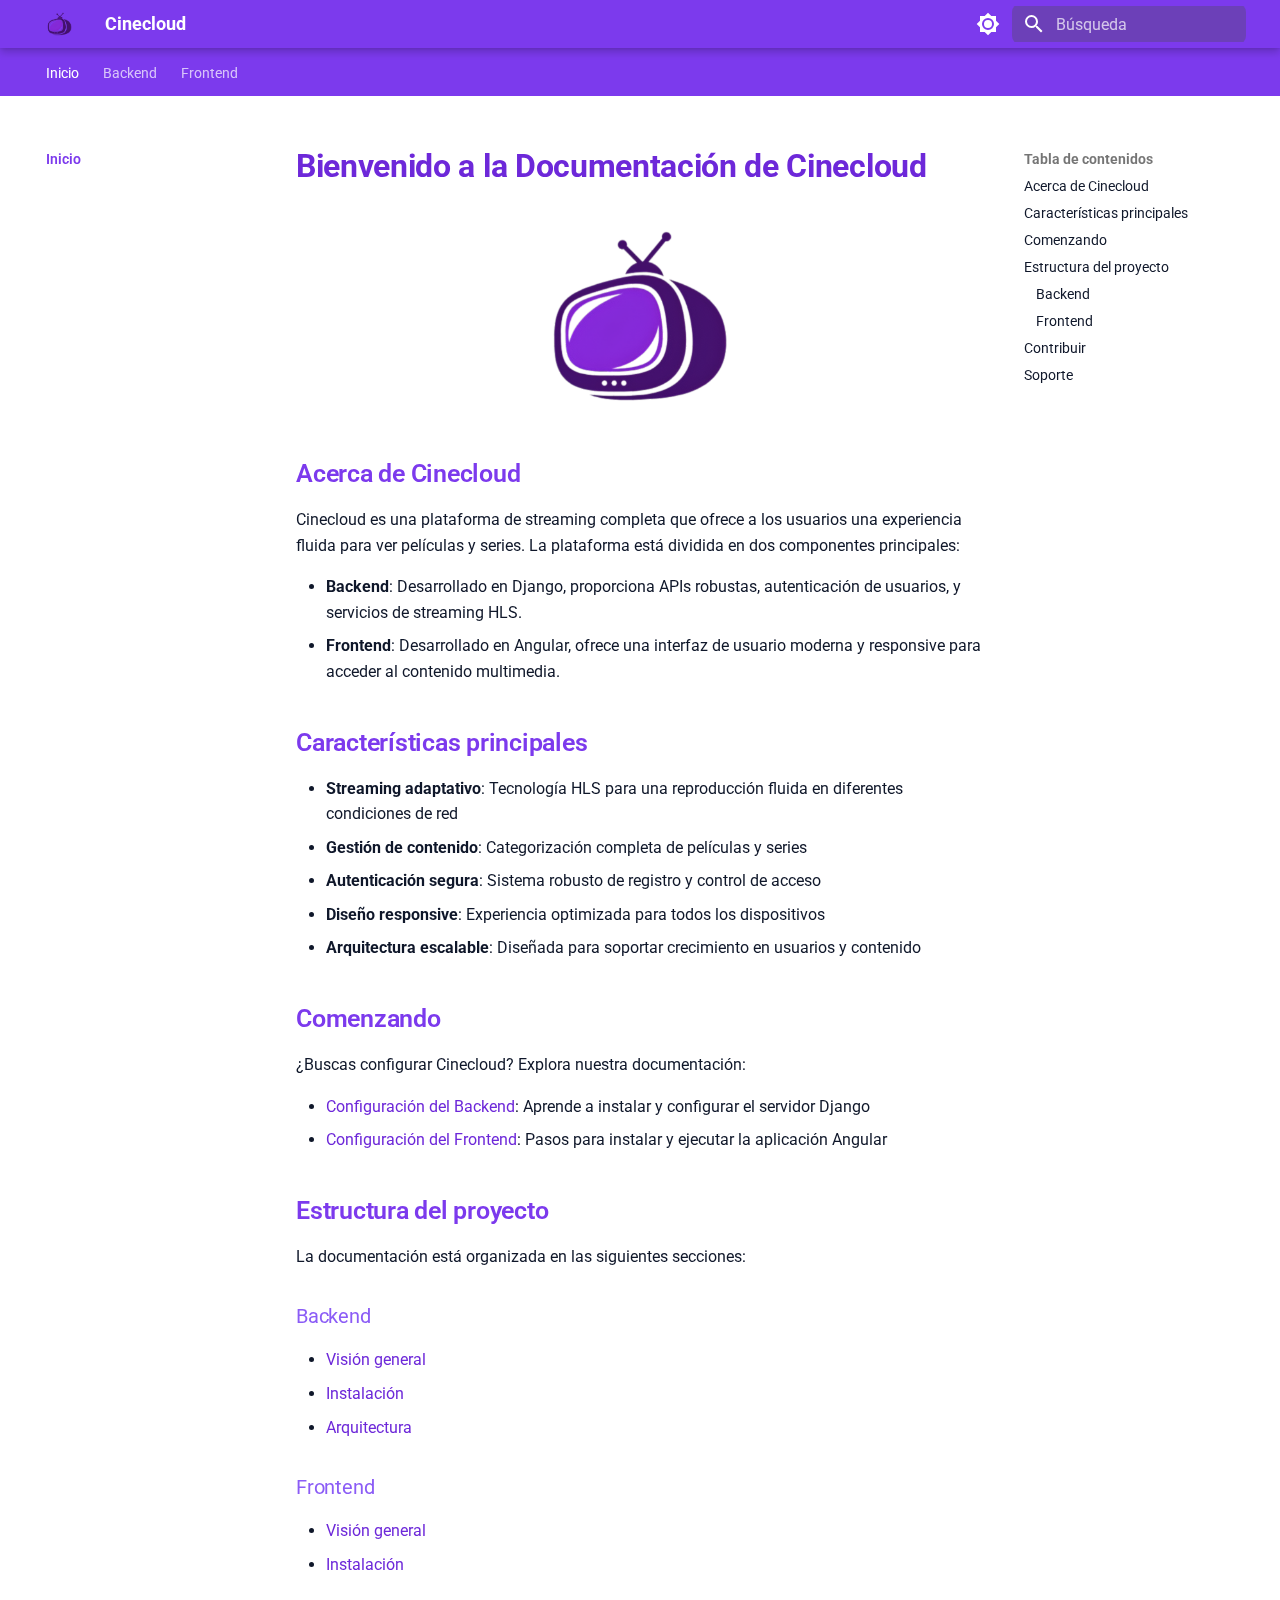
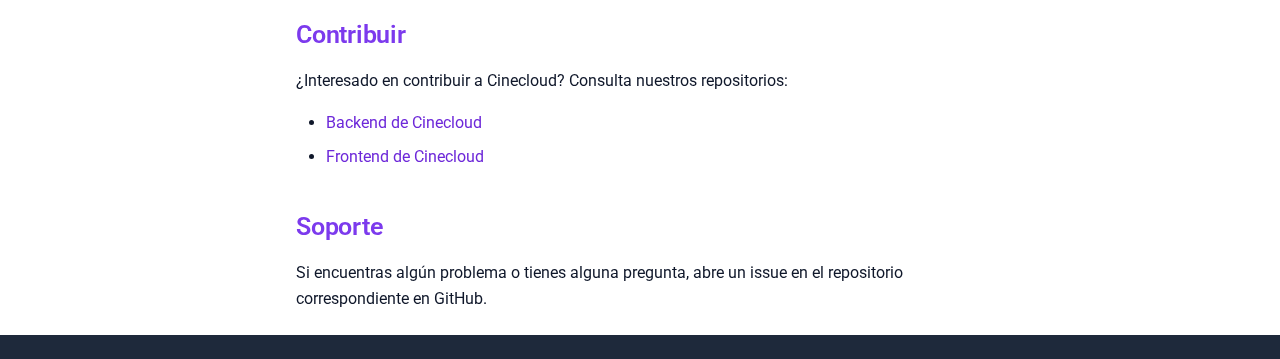
<file: index.html>
<!doctype html><html lang=es class=no-js> <head><meta charset=utf-8><meta name=viewport content="width=device-width,initial-scale=1"><meta name=description content="Documentación de la plataforma Cinecloud"><meta name=author content="Iván Prats"><link href=backend/ rel=next><link rel=icon href=assets/favicon.ico><meta name=generator content="mkdocs-1.6.1, mkdocs-material-9.6.14"><title>Cinecloud</title><link rel=stylesheet href=assets/stylesheets/main.342714a4.min.css><link rel=stylesheet href=assets/stylesheets/palette.06af60db.min.css><link rel=preconnect href=https://fonts.gstatic.com crossorigin><link rel=stylesheet href="https://fonts.googleapis.com/css?family=Roboto:300,300i,400,400i,700,700i%7CRoboto+Mono:400,400i,700,700i&display=fallback"><style>:root{--md-text-font:"Roboto";--md-code-font:"Roboto Mono"}</style><link rel=stylesheet href=stylesheets/extra.css><script>__md_scope=new URL(".",location),__md_hash=e=>[...e].reduce(((e,_)=>(e<<5)-e+_.charCodeAt(0)),0),__md_get=(e,_=localStorage,t=__md_scope)=>JSON.parse(_.getItem(t.pathname+"."+e)),__md_set=(e,_,t=localStorage,a=__md_scope)=>{try{t.setItem(a.pathname+"."+e,JSON.stringify(_))}catch(e){}}</script></head> <body dir=ltr data-md-color-scheme=default data-md-color-primary=custom data-md-color-accent=custom> <input class=md-toggle data-md-toggle=drawer type=checkbox id=__drawer autocomplete=off> <input class=md-toggle data-md-toggle=search type=checkbox id=__search autocomplete=off> <label class=md-overlay for=__drawer></label> <div data-md-component=skip> <a href=#bienvenido-a-la-documentacion-de-cinecloud class=md-skip> Saltar a contenido </a> </div> <div data-md-component=announce> </div> <header class=md-header data-md-component=header> <nav class="md-header__inner md-grid" aria-label=Cabecera> <a href=. title=Cinecloud class="md-header__button md-logo" aria-label=Cinecloud data-md-component=logo> <img src=assets/Logo.png alt=logo> </a> <label class="md-header__button md-icon" for=__drawer> <svg xmlns=http://www.w3.org/2000/svg viewbox="0 0 24 24"><path d="M3 6h18v2H3zm0 5h18v2H3zm0 5h18v2H3z"/></svg> </label> <div class=md-header__title data-md-component=header-title> <div class=md-header__ellipsis> <div class=md-header__topic> <span class=md-ellipsis> Cinecloud </span> </div> <div class=md-header__topic data-md-component=header-topic> <span class=md-ellipsis> Inicio </span> </div> </div> </div> <form class=md-header__option data-md-component=palette> <input class=md-option data-md-color-media data-md-color-scheme=default data-md-color-primary=custom data-md-color-accent=custom aria-label="Cambiar a modo oscuro" type=radio name=__palette id=__palette_0> <label class="md-header__button md-icon" title="Cambiar a modo oscuro" for=__palette_1 hidden> <svg xmlns=http://www.w3.org/2000/svg viewbox="0 0 24 24"><path d="M12 8a4 4 0 0 0-4 4 4 4 0 0 0 4 4 4 4 0 0 0 4-4 4 4 0 0 0-4-4m0 10a6 6 0 0 1-6-6 6 6 0 0 1 6-6 6 6 0 0 1 6 6 6 6 0 0 1-6 6m8-9.31V4h-4.69L12 .69 8.69 4H4v4.69L.69 12 4 15.31V20h4.69L12 23.31 15.31 20H20v-4.69L23.31 12z"/></svg> </label> <input class=md-option data-md-color-media data-md-color-scheme=slate data-md-color-primary=custom data-md-color-accent=custom aria-label="Cambiar a modo claro" type=radio name=__palette id=__palette_1> <label class="md-header__button md-icon" title="Cambiar a modo claro" for=__palette_0 hidden> <svg xmlns=http://www.w3.org/2000/svg viewbox="0 0 24 24"><path d="M12 18c-.89 0-1.74-.2-2.5-.55C11.56 16.5 13 14.42 13 12s-1.44-4.5-3.5-5.45C10.26 6.2 11.11 6 12 6a6 6 0 0 1 6 6 6 6 0 0 1-6 6m8-9.31V4h-4.69L12 .69 8.69 4H4v4.69L.69 12 4 15.31V20h4.69L12 23.31 15.31 20H20v-4.69L23.31 12z"/></svg> </label> </form> <script>var palette=__md_get("__palette");if(palette&&palette.color){if("(prefers-color-scheme)"===palette.color.media){var media=matchMedia("(prefers-color-scheme: light)"),input=document.querySelector(media.matches?"[data-md-color-media='(prefers-color-scheme: light)']":"[data-md-color-media='(prefers-color-scheme: dark)']");palette.color.media=input.getAttribute("data-md-color-media"),palette.color.scheme=input.getAttribute("data-md-color-scheme"),palette.color.primary=input.getAttribute("data-md-color-primary"),palette.color.accent=input.getAttribute("data-md-color-accent")}for(var[key,value]of Object.entries(palette.color))document.body.setAttribute("data-md-color-"+key,value)}</script> <label class="md-header__button md-icon" for=__search> <svg xmlns=http://www.w3.org/2000/svg viewbox="0 0 24 24"><path d="M9.5 3A6.5 6.5 0 0 1 16 9.5c0 1.61-.59 3.09-1.56 4.23l.27.27h.79l5 5-1.5 1.5-5-5v-.79l-.27-.27A6.52 6.52 0 0 1 9.5 16 6.5 6.5 0 0 1 3 9.5 6.5 6.5 0 0 1 9.5 3m0 2C7 5 5 7 5 9.5S7 14 9.5 14 14 12 14 9.5 12 5 9.5 5"/></svg> </label> <div class=md-search data-md-component=search role=dialog> <label class=md-search__overlay for=__search></label> <div class=md-search__inner role=search> <form class=md-search__form name=search> <input type=text class=md-search__input name=query aria-label=Búsqueda placeholder=Búsqueda autocapitalize=off autocorrect=off autocomplete=off spellcheck=false data-md-component=search-query required> <label class="md-search__icon md-icon" for=__search> <svg xmlns=http://www.w3.org/2000/svg viewbox="0 0 24 24"><path d="M9.5 3A6.5 6.5 0 0 1 16 9.5c0 1.61-.59 3.09-1.56 4.23l.27.27h.79l5 5-1.5 1.5-5-5v-.79l-.27-.27A6.52 6.52 0 0 1 9.5 16 6.5 6.5 0 0 1 3 9.5 6.5 6.5 0 0 1 9.5 3m0 2C7 5 5 7 5 9.5S7 14 9.5 14 14 12 14 9.5 12 5 9.5 5"/></svg> <svg xmlns=http://www.w3.org/2000/svg viewbox="0 0 24 24"><path d="M20 11v2H8l5.5 5.5-1.42 1.42L4.16 12l7.92-7.92L13.5 5.5 8 11z"/></svg> </label> <nav class=md-search__options aria-label=Buscar> <button type=reset class="md-search__icon md-icon" title=Limpiar aria-label=Limpiar tabindex=-1> <svg xmlns=http://www.w3.org/2000/svg viewbox="0 0 24 24"><path d="M19 6.41 17.59 5 12 10.59 6.41 5 5 6.41 10.59 12 5 17.59 6.41 19 12 13.41 17.59 19 19 17.59 13.41 12z"/></svg> </button> </nav> <div class=md-search__suggest data-md-component=search-suggest></div> </form> <div class=md-search__output> <div class=md-search__scrollwrap tabindex=0 data-md-scrollfix> <div class=md-search-result data-md-component=search-result> <div class=md-search-result__meta> Inicializando búsqueda </div> <ol class=md-search-result__list role=presentation></ol> </div> </div> </div> </div> </div> </nav> </header> <div class=md-container data-md-component=container> <nav class=md-tabs aria-label=Pestañas data-md-component=tabs> <div class=md-grid> <ul class=md-tabs__list> <li class="md-tabs__item md-tabs__item--active"> <a href=. class=md-tabs__link> Inicio </a> </li> <li class=md-tabs__item> <a href=backend/ class=md-tabs__link> Backend </a> </li> <li class=md-tabs__item> <a href=frontend/ class=md-tabs__link> Frontend </a> </li> </ul> </div> </nav> <main class=md-main data-md-component=main> <div class="md-main__inner md-grid"> <div class="md-sidebar md-sidebar--primary" data-md-component=sidebar data-md-type=navigation> <div class=md-sidebar__scrollwrap> <div class=md-sidebar__inner> <nav class="md-nav md-nav--primary md-nav--lifted" aria-label=Navegación data-md-level=0> <label class=md-nav__title for=__drawer> <a href=. title=Cinecloud class="md-nav__button md-logo" aria-label=Cinecloud data-md-component=logo> <img src=assets/Logo.png alt=logo> </a> Cinecloud </label> <ul class=md-nav__list data-md-scrollfix> <li class="md-nav__item md-nav__item--active"> <input class="md-nav__toggle md-toggle" type=checkbox id=__toc> <label class="md-nav__link md-nav__link--active" for=__toc> <span class=md-ellipsis> Inicio </span> <span class="md-nav__icon md-icon"></span> </label> <a href=. class="md-nav__link md-nav__link--active"> <span class=md-ellipsis> Inicio </span> </a> <nav class="md-nav md-nav--secondary" aria-label="Tabla de contenidos"> <label class=md-nav__title for=__toc> <span class="md-nav__icon md-icon"></span> Tabla de contenidos </label> <ul class=md-nav__list data-md-component=toc data-md-scrollfix> <li class=md-nav__item> <a href=#acerca-de-cinecloud class=md-nav__link> <span class=md-ellipsis> Acerca de Cinecloud </span> </a> </li> <li class=md-nav__item> <a href=#caracteristicas-principales class=md-nav__link> <span class=md-ellipsis> Características principales </span> </a> </li> <li class=md-nav__item> <a href=#comenzando class=md-nav__link> <span class=md-ellipsis> Comenzando </span> </a> </li> <li class=md-nav__item> <a href=#estructura-del-proyecto class=md-nav__link> <span class=md-ellipsis> Estructura del proyecto </span> </a> <nav class=md-nav aria-label="Estructura del proyecto"> <ul class=md-nav__list> <li class=md-nav__item> <a href=#backend class=md-nav__link> <span class=md-ellipsis> Backend </span> </a> </li> <li class=md-nav__item> <a href=#frontend class=md-nav__link> <span class=md-ellipsis> Frontend </span> </a> </li> </ul> </nav> </li> <li class=md-nav__item> <a href=#contribuir class=md-nav__link> <span class=md-ellipsis> Contribuir </span> </a> </li> <li class=md-nav__item> <a href=#soporte class=md-nav__link> <span class=md-ellipsis> Soporte </span> </a> </li> </ul> </nav> </li> <li class="md-nav__item md-nav__item--nested"> <input class="md-nav__toggle md-toggle " type=checkbox id=__nav_2> <label class=md-nav__link for=__nav_2 id=__nav_2_label tabindex=0> <span class=md-ellipsis> Backend </span> <span class="md-nav__icon md-icon"></span> </label> <nav class=md-nav data-md-level=1 aria-labelledby=__nav_2_label aria-expanded=false> <label class=md-nav__title for=__nav_2> <span class="md-nav__icon md-icon"></span> Backend </label> <ul class=md-nav__list data-md-scrollfix> <li class=md-nav__item> <a href=backend/ class=md-nav__link> <span class=md-ellipsis> Introducción </span> </a> </li> <li class=md-nav__item> <a href=backend/instalacion/ class=md-nav__link> <span class=md-ellipsis> Instalación </span> </a> </li> <li class=md-nav__item> <a href=backend/arquitectura/ class=md-nav__link> <span class=md-ellipsis> Arquitectura </span> </a> </li> </ul> </nav> </li> <li class="md-nav__item md-nav__item--nested"> <input class="md-nav__toggle md-toggle " type=checkbox id=__nav_3> <label class=md-nav__link for=__nav_3 id=__nav_3_label tabindex=0> <span class=md-ellipsis> Frontend </span> <span class="md-nav__icon md-icon"></span> </label> <nav class=md-nav data-md-level=1 aria-labelledby=__nav_3_label aria-expanded=false> <label class=md-nav__title for=__nav_3> <span class="md-nav__icon md-icon"></span> Frontend </label> <ul class=md-nav__list data-md-scrollfix> <li class=md-nav__item> <a href=frontend/ class=md-nav__link> <span class=md-ellipsis> Introducción </span> </a> </li> <li class=md-nav__item> <a href=frontend/instalacion/ class=md-nav__link> <span class=md-ellipsis> Instalación </span> </a> </li> </ul> </nav> </li> </ul> </nav> </div> </div> </div> <div class="md-sidebar md-sidebar--secondary" data-md-component=sidebar data-md-type=toc> <div class=md-sidebar__scrollwrap> <div class=md-sidebar__inner> <nav class="md-nav md-nav--secondary" aria-label="Tabla de contenidos"> <label class=md-nav__title for=__toc> <span class="md-nav__icon md-icon"></span> Tabla de contenidos </label> <ul class=md-nav__list data-md-component=toc data-md-scrollfix> <li class=md-nav__item> <a href=#acerca-de-cinecloud class=md-nav__link> <span class=md-ellipsis> Acerca de Cinecloud </span> </a> </li> <li class=md-nav__item> <a href=#caracteristicas-principales class=md-nav__link> <span class=md-ellipsis> Características principales </span> </a> </li> <li class=md-nav__item> <a href=#comenzando class=md-nav__link> <span class=md-ellipsis> Comenzando </span> </a> </li> <li class=md-nav__item> <a href=#estructura-del-proyecto class=md-nav__link> <span class=md-ellipsis> Estructura del proyecto </span> </a> <nav class=md-nav aria-label="Estructura del proyecto"> <ul class=md-nav__list> <li class=md-nav__item> <a href=#backend class=md-nav__link> <span class=md-ellipsis> Backend </span> </a> </li> <li class=md-nav__item> <a href=#frontend class=md-nav__link> <span class=md-ellipsis> Frontend </span> </a> </li> </ul> </nav> </li> <li class=md-nav__item> <a href=#contribuir class=md-nav__link> <span class=md-ellipsis> Contribuir </span> </a> </li> <li class=md-nav__item> <a href=#soporte class=md-nav__link> <span class=md-ellipsis> Soporte </span> </a> </li> </ul> </nav> </div> </div> </div> <div class=md-content data-md-component=content> <article class="md-content__inner md-typeset"> <h1 id=bienvenido-a-la-documentacion-de-cinecloud>Bienvenido a la Documentación de Cinecloud<a class=headerlink href=#bienvenido-a-la-documentacion-de-cinecloud title="Permanent link">&para;</a></h1> <div style="text-align: center;"> <img src=assets/Logo.png alt="Cinecloud Logo" width=200> </div> <h2 id=acerca-de-cinecloud>Acerca de Cinecloud<a class=headerlink href=#acerca-de-cinecloud title="Permanent link">&para;</a></h2> <p>Cinecloud es una plataforma de streaming completa que ofrece a los usuarios una experiencia fluida para ver películas y series. La plataforma está dividida en dos componentes principales:</p> <ul> <li><strong>Backend</strong>: Desarrollado en Django, proporciona APIs robustas, autenticación de usuarios, y servicios de streaming HLS.</li> <li><strong>Frontend</strong>: Desarrollado en Angular, ofrece una interfaz de usuario moderna y responsive para acceder al contenido multimedia.</li> </ul> <h2 id=caracteristicas-principales>Características principales<a class=headerlink href=#caracteristicas-principales title="Permanent link">&para;</a></h2> <ul> <li><strong>Streaming adaptativo</strong>: Tecnología HLS para una reproducción fluida en diferentes condiciones de red</li> <li><strong>Gestión de contenido</strong>: Categorización completa de películas y series</li> <li><strong>Autenticación segura</strong>: Sistema robusto de registro y control de acceso</li> <li><strong>Diseño responsive</strong>: Experiencia optimizada para todos los dispositivos</li> <li><strong>Arquitectura escalable</strong>: Diseñada para soportar crecimiento en usuarios y contenido</li> </ul> <h2 id=comenzando>Comenzando<a class=headerlink href=#comenzando title="Permanent link">&para;</a></h2> <p>¿Buscas configurar Cinecloud? Explora nuestra documentación:</p> <ul> <li><a href=backend/instalacion/ >Configuración del Backend</a>: Aprende a instalar y configurar el servidor Django</li> <li><a href=frontend/instalacion/ >Configuración del Frontend</a>: Pasos para instalar y ejecutar la aplicación Angular</li> </ul> <h2 id=estructura-del-proyecto>Estructura del proyecto<a class=headerlink href=#estructura-del-proyecto title="Permanent link">&para;</a></h2> <p>La documentación está organizada en las siguientes secciones:</p> <h3 id=backend>Backend<a class=headerlink href=#backend title="Permanent link">&para;</a></h3> <ul> <li><a href=backend/ >Visión general</a></li> <li><a href=backend/instalacion/ >Instalación</a></li> <li><a href=backend/arquitectura/ >Arquitectura</a></li> </ul> <h3 id=frontend>Frontend<a class=headerlink href=#frontend title="Permanent link">&para;</a></h3> <ul> <li><a href=frontend/ >Visión general</a></li> <li><a href=frontend/instalacion/ >Instalación</a></li> </ul> <h2 id=contribuir>Contribuir<a class=headerlink href=#contribuir title="Permanent link">&para;</a></h2> <p>¿Interesado en contribuir a Cinecloud? Consulta nuestros repositorios:</p> <ul> <li><a href=https://github.com/NaviStarp/CineCloud-backend>Backend de Cinecloud</a></li> <li><a href=https://github.com/NaviStarp/CineCloud-frontend>Frontend de Cinecloud</a></li> </ul> <h2 id=soporte>Soporte<a class=headerlink href=#soporte title="Permanent link">&para;</a></h2> <p>Si encuentras algún problema o tienes alguna pregunta, abre un issue en el repositorio correspondiente en GitHub.</p> </article> </div> <script>var target=document.getElementById(location.hash.slice(1));target&&target.name&&(target.checked=target.name.startsWith("__tabbed_"))</script> </div> <button type=button class="md-top md-icon" data-md-component=top hidden> <svg xmlns=http://www.w3.org/2000/svg viewbox="0 0 24 24"><path d="M13 20h-2V8l-5.5 5.5-1.42-1.42L12 4.16l7.92 7.92-1.42 1.42L13 8z"/></svg> Volver al principio </button> </main> <footer class=md-footer> <div class="md-footer-meta md-typeset"> <div class="md-footer-meta__inner md-grid"> <div class=md-copyright> </div> </div> </div> </footer> </div> <div class=md-dialog data-md-component=dialog> <div class="md-dialog__inner md-typeset"></div> </div> <script id=__config type=application/json>{"base": ".", "features": ["navigation.tabs", "navigation.sections", "navigation.top", "search.suggest", "search.highlight", "content.code.copy"], "search": "assets/javascripts/workers/search.d50fe291.min.js", "tags": null, "translations": {"clipboard.copied": "Copiado al portapapeles", "clipboard.copy": "Copiar al portapapeles", "search.result.more.one": "1 m\u00e1s en esta p\u00e1gina", "search.result.more.other": "# m\u00e1s en esta p\u00e1gina", "search.result.none": "No se encontraron documentos", "search.result.one": "1 documento encontrado", "search.result.other": "# documentos encontrados", "search.result.placeholder": "Teclee para comenzar b\u00fasqueda", "search.result.term.missing": "Falta", "select.version": "Seleccionar versi\u00f3n"}, "version": null}</script> <script src=assets/javascripts/bundle.13a4f30d.min.js></script> </body> </html>
</file>
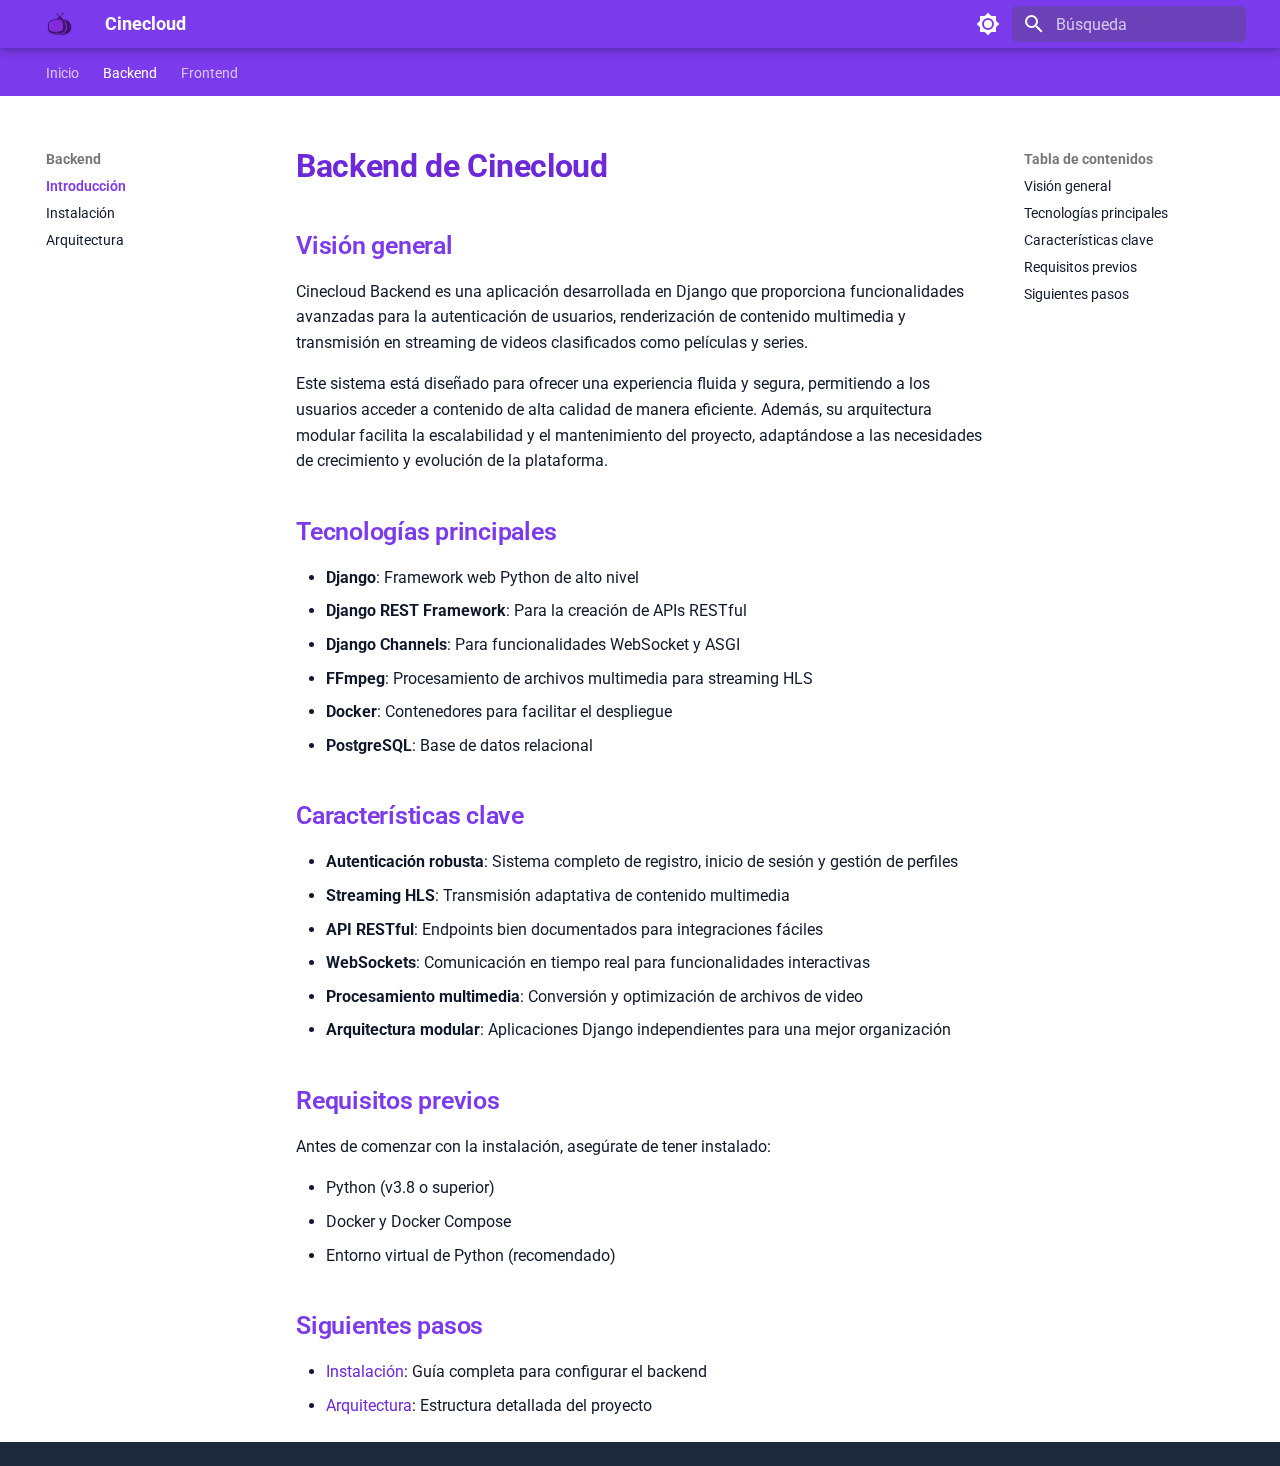
<file: backend/index.html>
<!doctype html><html lang=es class=no-js> <head><meta charset=utf-8><meta name=viewport content="width=device-width,initial-scale=1"><meta name=description content="Documentación de la plataforma Cinecloud"><meta name=author content="Iván Prats"><link rel=prev href=..><link href=instalacion/ rel=next><link rel=icon href=../assets/favicon.ico><meta name=generator content="mkdocs-1.6.1, mkdocs-material-9.6.14"><title>Introducción - Cinecloud</title><link rel=stylesheet href=../assets/stylesheets/main.342714a4.min.css><link rel=stylesheet href=../assets/stylesheets/palette.06af60db.min.css><link rel=preconnect href=https://fonts.gstatic.com crossorigin><link rel=stylesheet href="https://fonts.googleapis.com/css?family=Roboto:300,300i,400,400i,700,700i%7CRoboto+Mono:400,400i,700,700i&display=fallback"><style>:root{--md-text-font:"Roboto";--md-code-font:"Roboto Mono"}</style><link rel=stylesheet href=../stylesheets/extra.css><script>__md_scope=new URL("..",location),__md_hash=e=>[...e].reduce(((e,_)=>(e<<5)-e+_.charCodeAt(0)),0),__md_get=(e,_=localStorage,t=__md_scope)=>JSON.parse(_.getItem(t.pathname+"."+e)),__md_set=(e,_,t=localStorage,a=__md_scope)=>{try{t.setItem(a.pathname+"."+e,JSON.stringify(_))}catch(e){}}</script></head> <body dir=ltr data-md-color-scheme=default data-md-color-primary=custom data-md-color-accent=custom> <input class=md-toggle data-md-toggle=drawer type=checkbox id=__drawer autocomplete=off> <input class=md-toggle data-md-toggle=search type=checkbox id=__search autocomplete=off> <label class=md-overlay for=__drawer></label> <div data-md-component=skip> <a href=#backend-de-cinecloud class=md-skip> Saltar a contenido </a> </div> <div data-md-component=announce> </div> <header class=md-header data-md-component=header> <nav class="md-header__inner md-grid" aria-label=Cabecera> <a href=.. title=Cinecloud class="md-header__button md-logo" aria-label=Cinecloud data-md-component=logo> <img src=../assets/Logo.png alt=logo> </a> <label class="md-header__button md-icon" for=__drawer> <svg xmlns=http://www.w3.org/2000/svg viewbox="0 0 24 24"><path d="M3 6h18v2H3zm0 5h18v2H3zm0 5h18v2H3z"/></svg> </label> <div class=md-header__title data-md-component=header-title> <div class=md-header__ellipsis> <div class=md-header__topic> <span class=md-ellipsis> Cinecloud </span> </div> <div class=md-header__topic data-md-component=header-topic> <span class=md-ellipsis> Introducción </span> </div> </div> </div> <form class=md-header__option data-md-component=palette> <input class=md-option data-md-color-media data-md-color-scheme=default data-md-color-primary=custom data-md-color-accent=custom aria-label="Cambiar a modo oscuro" type=radio name=__palette id=__palette_0> <label class="md-header__button md-icon" title="Cambiar a modo oscuro" for=__palette_1 hidden> <svg xmlns=http://www.w3.org/2000/svg viewbox="0 0 24 24"><path d="M12 8a4 4 0 0 0-4 4 4 4 0 0 0 4 4 4 4 0 0 0 4-4 4 4 0 0 0-4-4m0 10a6 6 0 0 1-6-6 6 6 0 0 1 6-6 6 6 0 0 1 6 6 6 6 0 0 1-6 6m8-9.31V4h-4.69L12 .69 8.69 4H4v4.69L.69 12 4 15.31V20h4.69L12 23.31 15.31 20H20v-4.69L23.31 12z"/></svg> </label> <input class=md-option data-md-color-media data-md-color-scheme=slate data-md-color-primary=custom data-md-color-accent=custom aria-label="Cambiar a modo claro" type=radio name=__palette id=__palette_1> <label class="md-header__button md-icon" title="Cambiar a modo claro" for=__palette_0 hidden> <svg xmlns=http://www.w3.org/2000/svg viewbox="0 0 24 24"><path d="M12 18c-.89 0-1.74-.2-2.5-.55C11.56 16.5 13 14.42 13 12s-1.44-4.5-3.5-5.45C10.26 6.2 11.11 6 12 6a6 6 0 0 1 6 6 6 6 0 0 1-6 6m8-9.31V4h-4.69L12 .69 8.69 4H4v4.69L.69 12 4 15.31V20h4.69L12 23.31 15.31 20H20v-4.69L23.31 12z"/></svg> </label> </form> <script>var palette=__md_get("__palette");if(palette&&palette.color){if("(prefers-color-scheme)"===palette.color.media){var media=matchMedia("(prefers-color-scheme: light)"),input=document.querySelector(media.matches?"[data-md-color-media='(prefers-color-scheme: light)']":"[data-md-color-media='(prefers-color-scheme: dark)']");palette.color.media=input.getAttribute("data-md-color-media"),palette.color.scheme=input.getAttribute("data-md-color-scheme"),palette.color.primary=input.getAttribute("data-md-color-primary"),palette.color.accent=input.getAttribute("data-md-color-accent")}for(var[key,value]of Object.entries(palette.color))document.body.setAttribute("data-md-color-"+key,value)}</script> <label class="md-header__button md-icon" for=__search> <svg xmlns=http://www.w3.org/2000/svg viewbox="0 0 24 24"><path d="M9.5 3A6.5 6.5 0 0 1 16 9.5c0 1.61-.59 3.09-1.56 4.23l.27.27h.79l5 5-1.5 1.5-5-5v-.79l-.27-.27A6.52 6.52 0 0 1 9.5 16 6.5 6.5 0 0 1 3 9.5 6.5 6.5 0 0 1 9.5 3m0 2C7 5 5 7 5 9.5S7 14 9.5 14 14 12 14 9.5 12 5 9.5 5"/></svg> </label> <div class=md-search data-md-component=search role=dialog> <label class=md-search__overlay for=__search></label> <div class=md-search__inner role=search> <form class=md-search__form name=search> <input type=text class=md-search__input name=query aria-label=Búsqueda placeholder=Búsqueda autocapitalize=off autocorrect=off autocomplete=off spellcheck=false data-md-component=search-query required> <label class="md-search__icon md-icon" for=__search> <svg xmlns=http://www.w3.org/2000/svg viewbox="0 0 24 24"><path d="M9.5 3A6.5 6.5 0 0 1 16 9.5c0 1.61-.59 3.09-1.56 4.23l.27.27h.79l5 5-1.5 1.5-5-5v-.79l-.27-.27A6.52 6.52 0 0 1 9.5 16 6.5 6.5 0 0 1 3 9.5 6.5 6.5 0 0 1 9.5 3m0 2C7 5 5 7 5 9.5S7 14 9.5 14 14 12 14 9.5 12 5 9.5 5"/></svg> <svg xmlns=http://www.w3.org/2000/svg viewbox="0 0 24 24"><path d="M20 11v2H8l5.5 5.5-1.42 1.42L4.16 12l7.92-7.92L13.5 5.5 8 11z"/></svg> </label> <nav class=md-search__options aria-label=Buscar> <button type=reset class="md-search__icon md-icon" title=Limpiar aria-label=Limpiar tabindex=-1> <svg xmlns=http://www.w3.org/2000/svg viewbox="0 0 24 24"><path d="M19 6.41 17.59 5 12 10.59 6.41 5 5 6.41 10.59 12 5 17.59 6.41 19 12 13.41 17.59 19 19 17.59 13.41 12z"/></svg> </button> </nav> <div class=md-search__suggest data-md-component=search-suggest></div> </form> <div class=md-search__output> <div class=md-search__scrollwrap tabindex=0 data-md-scrollfix> <div class=md-search-result data-md-component=search-result> <div class=md-search-result__meta> Inicializando búsqueda </div> <ol class=md-search-result__list role=presentation></ol> </div> </div> </div> </div> </div> </nav> </header> <div class=md-container data-md-component=container> <nav class=md-tabs aria-label=Pestañas data-md-component=tabs> <div class=md-grid> <ul class=md-tabs__list> <li class=md-tabs__item> <a href=.. class=md-tabs__link> Inicio </a> </li> <li class="md-tabs__item md-tabs__item--active"> <a href=./ class=md-tabs__link> Backend </a> </li> <li class=md-tabs__item> <a href=../frontend/ class=md-tabs__link> Frontend </a> </li> </ul> </div> </nav> <main class=md-main data-md-component=main> <div class="md-main__inner md-grid"> <div class="md-sidebar md-sidebar--primary" data-md-component=sidebar data-md-type=navigation> <div class=md-sidebar__scrollwrap> <div class=md-sidebar__inner> <nav class="md-nav md-nav--primary md-nav--lifted" aria-label=Navegación data-md-level=0> <label class=md-nav__title for=__drawer> <a href=.. title=Cinecloud class="md-nav__button md-logo" aria-label=Cinecloud data-md-component=logo> <img src=../assets/Logo.png alt=logo> </a> Cinecloud </label> <ul class=md-nav__list data-md-scrollfix> <li class=md-nav__item> <a href=.. class=md-nav__link> <span class=md-ellipsis> Inicio </span> </a> </li> <li class="md-nav__item md-nav__item--active md-nav__item--section md-nav__item--nested"> <input class="md-nav__toggle md-toggle " type=checkbox id=__nav_2 checked> <label class=md-nav__link for=__nav_2 id=__nav_2_label tabindex> <span class=md-ellipsis> Backend </span> <span class="md-nav__icon md-icon"></span> </label> <nav class=md-nav data-md-level=1 aria-labelledby=__nav_2_label aria-expanded=true> <label class=md-nav__title for=__nav_2> <span class="md-nav__icon md-icon"></span> Backend </label> <ul class=md-nav__list data-md-scrollfix> <li class="md-nav__item md-nav__item--active"> <input class="md-nav__toggle md-toggle" type=checkbox id=__toc> <label class="md-nav__link md-nav__link--active" for=__toc> <span class=md-ellipsis> Introducción </span> <span class="md-nav__icon md-icon"></span> </label> <a href=./ class="md-nav__link md-nav__link--active"> <span class=md-ellipsis> Introducción </span> </a> <nav class="md-nav md-nav--secondary" aria-label="Tabla de contenidos"> <label class=md-nav__title for=__toc> <span class="md-nav__icon md-icon"></span> Tabla de contenidos </label> <ul class=md-nav__list data-md-component=toc data-md-scrollfix> <li class=md-nav__item> <a href=#vision-general class=md-nav__link> <span class=md-ellipsis> Visión general </span> </a> </li> <li class=md-nav__item> <a href=#tecnologias-principales class=md-nav__link> <span class=md-ellipsis> Tecnologías principales </span> </a> </li> <li class=md-nav__item> <a href=#caracteristicas-clave class=md-nav__link> <span class=md-ellipsis> Características clave </span> </a> </li> <li class=md-nav__item> <a href=#requisitos-previos class=md-nav__link> <span class=md-ellipsis> Requisitos previos </span> </a> </li> <li class=md-nav__item> <a href=#siguientes-pasos class=md-nav__link> <span class=md-ellipsis> Siguientes pasos </span> </a> </li> </ul> </nav> </li> <li class=md-nav__item> <a href=instalacion/ class=md-nav__link> <span class=md-ellipsis> Instalación </span> </a> </li> <li class=md-nav__item> <a href=arquitectura/ class=md-nav__link> <span class=md-ellipsis> Arquitectura </span> </a> </li> </ul> </nav> </li> <li class="md-nav__item md-nav__item--nested"> <input class="md-nav__toggle md-toggle " type=checkbox id=__nav_3> <label class=md-nav__link for=__nav_3 id=__nav_3_label tabindex=0> <span class=md-ellipsis> Frontend </span> <span class="md-nav__icon md-icon"></span> </label> <nav class=md-nav data-md-level=1 aria-labelledby=__nav_3_label aria-expanded=false> <label class=md-nav__title for=__nav_3> <span class="md-nav__icon md-icon"></span> Frontend </label> <ul class=md-nav__list data-md-scrollfix> <li class=md-nav__item> <a href=../frontend/ class=md-nav__link> <span class=md-ellipsis> Introducción </span> </a> </li> <li class=md-nav__item> <a href=../frontend/instalacion/ class=md-nav__link> <span class=md-ellipsis> Instalación </span> </a> </li> </ul> </nav> </li> </ul> </nav> </div> </div> </div> <div class="md-sidebar md-sidebar--secondary" data-md-component=sidebar data-md-type=toc> <div class=md-sidebar__scrollwrap> <div class=md-sidebar__inner> <nav class="md-nav md-nav--secondary" aria-label="Tabla de contenidos"> <label class=md-nav__title for=__toc> <span class="md-nav__icon md-icon"></span> Tabla de contenidos </label> <ul class=md-nav__list data-md-component=toc data-md-scrollfix> <li class=md-nav__item> <a href=#vision-general class=md-nav__link> <span class=md-ellipsis> Visión general </span> </a> </li> <li class=md-nav__item> <a href=#tecnologias-principales class=md-nav__link> <span class=md-ellipsis> Tecnologías principales </span> </a> </li> <li class=md-nav__item> <a href=#caracteristicas-clave class=md-nav__link> <span class=md-ellipsis> Características clave </span> </a> </li> <li class=md-nav__item> <a href=#requisitos-previos class=md-nav__link> <span class=md-ellipsis> Requisitos previos </span> </a> </li> <li class=md-nav__item> <a href=#siguientes-pasos class=md-nav__link> <span class=md-ellipsis> Siguientes pasos </span> </a> </li> </ul> </nav> </div> </div> </div> <div class=md-content data-md-component=content> <article class="md-content__inner md-typeset"> <h1 id=backend-de-cinecloud>Backend de Cinecloud<a class=headerlink href=#backend-de-cinecloud title="Permanent link">&para;</a></h1> <h2 id=vision-general>Visión general<a class=headerlink href=#vision-general title="Permanent link">&para;</a></h2> <p>Cinecloud Backend es una aplicación desarrollada en Django que proporciona funcionalidades avanzadas para la autenticación de usuarios, renderización de contenido multimedia y transmisión en streaming de videos clasificados como películas y series.</p> <p>Este sistema está diseñado para ofrecer una experiencia fluida y segura, permitiendo a los usuarios acceder a contenido de alta calidad de manera eficiente. Además, su arquitectura modular facilita la escalabilidad y el mantenimiento del proyecto, adaptándose a las necesidades de crecimiento y evolución de la plataforma.</p> <h2 id=tecnologias-principales>Tecnologías principales<a class=headerlink href=#tecnologias-principales title="Permanent link">&para;</a></h2> <ul> <li><strong>Django</strong>: Framework web Python de alto nivel</li> <li><strong>Django REST Framework</strong>: Para la creación de APIs RESTful</li> <li><strong>Django Channels</strong>: Para funcionalidades WebSocket y ASGI</li> <li><strong>FFmpeg</strong>: Procesamiento de archivos multimedia para streaming HLS</li> <li><strong>Docker</strong>: Contenedores para facilitar el despliegue</li> <li><strong>PostgreSQL</strong>: Base de datos relacional</li> </ul> <h2 id=caracteristicas-clave>Características clave<a class=headerlink href=#caracteristicas-clave title="Permanent link">&para;</a></h2> <ul> <li><strong>Autenticación robusta</strong>: Sistema completo de registro, inicio de sesión y gestión de perfiles</li> <li><strong>Streaming HLS</strong>: Transmisión adaptativa de contenido multimedia</li> <li><strong>API RESTful</strong>: Endpoints bien documentados para integraciones fáciles</li> <li><strong>WebSockets</strong>: Comunicación en tiempo real para funcionalidades interactivas</li> <li><strong>Procesamiento multimedia</strong>: Conversión y optimización de archivos de video</li> <li><strong>Arquitectura modular</strong>: Aplicaciones Django independientes para una mejor organización</li> </ul> <h2 id=requisitos-previos>Requisitos previos<a class=headerlink href=#requisitos-previos title="Permanent link">&para;</a></h2> <p>Antes de comenzar con la instalación, asegúrate de tener instalado:</p> <ul> <li>Python (v3.8 o superior)</li> <li>Docker y Docker Compose</li> <li>Entorno virtual de Python (recomendado)</li> </ul> <h2 id=siguientes-pasos>Siguientes pasos<a class=headerlink href=#siguientes-pasos title="Permanent link">&para;</a></h2> <ul> <li><a href=instalacion/ >Instalación</a>: Guía completa para configurar el backend</li> <li><a href=arquitectura/ >Arquitectura</a>: Estructura detallada del proyecto</li> </ul> </article> </div> <script>var target=document.getElementById(location.hash.slice(1));target&&target.name&&(target.checked=target.name.startsWith("__tabbed_"))</script> </div> <button type=button class="md-top md-icon" data-md-component=top hidden> <svg xmlns=http://www.w3.org/2000/svg viewbox="0 0 24 24"><path d="M13 20h-2V8l-5.5 5.5-1.42-1.42L12 4.16l7.92 7.92-1.42 1.42L13 8z"/></svg> Volver al principio </button> </main> <footer class=md-footer> <div class="md-footer-meta md-typeset"> <div class="md-footer-meta__inner md-grid"> <div class=md-copyright> </div> </div> </div> </footer> </div> <div class=md-dialog data-md-component=dialog> <div class="md-dialog__inner md-typeset"></div> </div> <script id=__config type=application/json>{"base": "..", "features": ["navigation.tabs", "navigation.sections", "navigation.top", "search.suggest", "search.highlight", "content.code.copy"], "search": "../assets/javascripts/workers/search.d50fe291.min.js", "tags": null, "translations": {"clipboard.copied": "Copiado al portapapeles", "clipboard.copy": "Copiar al portapapeles", "search.result.more.one": "1 m\u00e1s en esta p\u00e1gina", "search.result.more.other": "# m\u00e1s en esta p\u00e1gina", "search.result.none": "No se encontraron documentos", "search.result.one": "1 documento encontrado", "search.result.other": "# documentos encontrados", "search.result.placeholder": "Teclee para comenzar b\u00fasqueda", "search.result.term.missing": "Falta", "select.version": "Seleccionar versi\u00f3n"}, "version": null}</script> <script src=../assets/javascripts/bundle.13a4f30d.min.js></script> </body> </html>
</file>
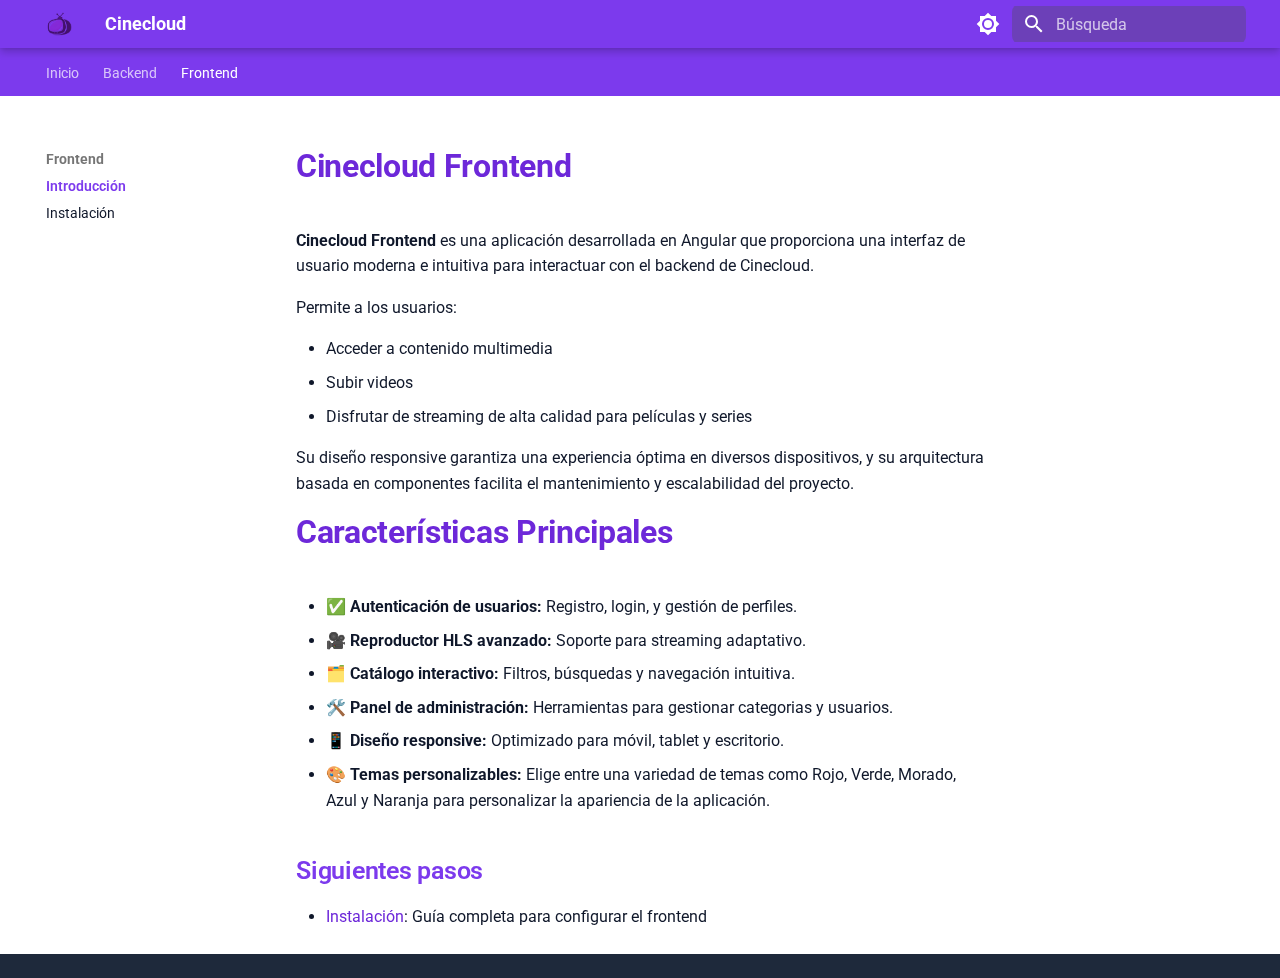
<file: frontend/index.html>
<!doctype html><html lang=es class=no-js> <head><meta charset=utf-8><meta name=viewport content="width=device-width,initial-scale=1"><meta name=description content="Documentación de la plataforma Cinecloud"><meta name=author content="Iván Prats"><link href=../backend/arquitectura/ rel=prev><link href=instalacion/ rel=next><link rel=icon href=../assets/favicon.ico><meta name=generator content="mkdocs-1.6.1, mkdocs-material-9.6.14"><title>Introducción - Cinecloud</title><link rel=stylesheet href=../assets/stylesheets/main.342714a4.min.css><link rel=stylesheet href=../assets/stylesheets/palette.06af60db.min.css><link rel=preconnect href=https://fonts.gstatic.com crossorigin><link rel=stylesheet href="https://fonts.googleapis.com/css?family=Roboto:300,300i,400,400i,700,700i%7CRoboto+Mono:400,400i,700,700i&display=fallback"><style>:root{--md-text-font:"Roboto";--md-code-font:"Roboto Mono"}</style><link rel=stylesheet href=../stylesheets/extra.css><script>__md_scope=new URL("..",location),__md_hash=e=>[...e].reduce(((e,_)=>(e<<5)-e+_.charCodeAt(0)),0),__md_get=(e,_=localStorage,t=__md_scope)=>JSON.parse(_.getItem(t.pathname+"."+e)),__md_set=(e,_,t=localStorage,a=__md_scope)=>{try{t.setItem(a.pathname+"."+e,JSON.stringify(_))}catch(e){}}</script></head> <body dir=ltr data-md-color-scheme=default data-md-color-primary=custom data-md-color-accent=custom> <input class=md-toggle data-md-toggle=drawer type=checkbox id=__drawer autocomplete=off> <input class=md-toggle data-md-toggle=search type=checkbox id=__search autocomplete=off> <label class=md-overlay for=__drawer></label> <div data-md-component=skip> <a href=#cinecloud-frontend class=md-skip> Saltar a contenido </a> </div> <div data-md-component=announce> </div> <header class=md-header data-md-component=header> <nav class="md-header__inner md-grid" aria-label=Cabecera> <a href=.. title=Cinecloud class="md-header__button md-logo" aria-label=Cinecloud data-md-component=logo> <img src=../assets/Logo.png alt=logo> </a> <label class="md-header__button md-icon" for=__drawer> <svg xmlns=http://www.w3.org/2000/svg viewbox="0 0 24 24"><path d="M3 6h18v2H3zm0 5h18v2H3zm0 5h18v2H3z"/></svg> </label> <div class=md-header__title data-md-component=header-title> <div class=md-header__ellipsis> <div class=md-header__topic> <span class=md-ellipsis> Cinecloud </span> </div> <div class=md-header__topic data-md-component=header-topic> <span class=md-ellipsis> Introducción </span> </div> </div> </div> <form class=md-header__option data-md-component=palette> <input class=md-option data-md-color-media data-md-color-scheme=default data-md-color-primary=custom data-md-color-accent=custom aria-label="Cambiar a modo oscuro" type=radio name=__palette id=__palette_0> <label class="md-header__button md-icon" title="Cambiar a modo oscuro" for=__palette_1 hidden> <svg xmlns=http://www.w3.org/2000/svg viewbox="0 0 24 24"><path d="M12 8a4 4 0 0 0-4 4 4 4 0 0 0 4 4 4 4 0 0 0 4-4 4 4 0 0 0-4-4m0 10a6 6 0 0 1-6-6 6 6 0 0 1 6-6 6 6 0 0 1 6 6 6 6 0 0 1-6 6m8-9.31V4h-4.69L12 .69 8.69 4H4v4.69L.69 12 4 15.31V20h4.69L12 23.31 15.31 20H20v-4.69L23.31 12z"/></svg> </label> <input class=md-option data-md-color-media data-md-color-scheme=slate data-md-color-primary=custom data-md-color-accent=custom aria-label="Cambiar a modo claro" type=radio name=__palette id=__palette_1> <label class="md-header__button md-icon" title="Cambiar a modo claro" for=__palette_0 hidden> <svg xmlns=http://www.w3.org/2000/svg viewbox="0 0 24 24"><path d="M12 18c-.89 0-1.74-.2-2.5-.55C11.56 16.5 13 14.42 13 12s-1.44-4.5-3.5-5.45C10.26 6.2 11.11 6 12 6a6 6 0 0 1 6 6 6 6 0 0 1-6 6m8-9.31V4h-4.69L12 .69 8.69 4H4v4.69L.69 12 4 15.31V20h4.69L12 23.31 15.31 20H20v-4.69L23.31 12z"/></svg> </label> </form> <script>var palette=__md_get("__palette");if(palette&&palette.color){if("(prefers-color-scheme)"===palette.color.media){var media=matchMedia("(prefers-color-scheme: light)"),input=document.querySelector(media.matches?"[data-md-color-media='(prefers-color-scheme: light)']":"[data-md-color-media='(prefers-color-scheme: dark)']");palette.color.media=input.getAttribute("data-md-color-media"),palette.color.scheme=input.getAttribute("data-md-color-scheme"),palette.color.primary=input.getAttribute("data-md-color-primary"),palette.color.accent=input.getAttribute("data-md-color-accent")}for(var[key,value]of Object.entries(palette.color))document.body.setAttribute("data-md-color-"+key,value)}</script> <label class="md-header__button md-icon" for=__search> <svg xmlns=http://www.w3.org/2000/svg viewbox="0 0 24 24"><path d="M9.5 3A6.5 6.5 0 0 1 16 9.5c0 1.61-.59 3.09-1.56 4.23l.27.27h.79l5 5-1.5 1.5-5-5v-.79l-.27-.27A6.52 6.52 0 0 1 9.5 16 6.5 6.5 0 0 1 3 9.5 6.5 6.5 0 0 1 9.5 3m0 2C7 5 5 7 5 9.5S7 14 9.5 14 14 12 14 9.5 12 5 9.5 5"/></svg> </label> <div class=md-search data-md-component=search role=dialog> <label class=md-search__overlay for=__search></label> <div class=md-search__inner role=search> <form class=md-search__form name=search> <input type=text class=md-search__input name=query aria-label=Búsqueda placeholder=Búsqueda autocapitalize=off autocorrect=off autocomplete=off spellcheck=false data-md-component=search-query required> <label class="md-search__icon md-icon" for=__search> <svg xmlns=http://www.w3.org/2000/svg viewbox="0 0 24 24"><path d="M9.5 3A6.5 6.5 0 0 1 16 9.5c0 1.61-.59 3.09-1.56 4.23l.27.27h.79l5 5-1.5 1.5-5-5v-.79l-.27-.27A6.52 6.52 0 0 1 9.5 16 6.5 6.5 0 0 1 3 9.5 6.5 6.5 0 0 1 9.5 3m0 2C7 5 5 7 5 9.5S7 14 9.5 14 14 12 14 9.5 12 5 9.5 5"/></svg> <svg xmlns=http://www.w3.org/2000/svg viewbox="0 0 24 24"><path d="M20 11v2H8l5.5 5.5-1.42 1.42L4.16 12l7.92-7.92L13.5 5.5 8 11z"/></svg> </label> <nav class=md-search__options aria-label=Buscar> <button type=reset class="md-search__icon md-icon" title=Limpiar aria-label=Limpiar tabindex=-1> <svg xmlns=http://www.w3.org/2000/svg viewbox="0 0 24 24"><path d="M19 6.41 17.59 5 12 10.59 6.41 5 5 6.41 10.59 12 5 17.59 6.41 19 12 13.41 17.59 19 19 17.59 13.41 12z"/></svg> </button> </nav> <div class=md-search__suggest data-md-component=search-suggest></div> </form> <div class=md-search__output> <div class=md-search__scrollwrap tabindex=0 data-md-scrollfix> <div class=md-search-result data-md-component=search-result> <div class=md-search-result__meta> Inicializando búsqueda </div> <ol class=md-search-result__list role=presentation></ol> </div> </div> </div> </div> </div> </nav> </header> <div class=md-container data-md-component=container> <nav class=md-tabs aria-label=Pestañas data-md-component=tabs> <div class=md-grid> <ul class=md-tabs__list> <li class=md-tabs__item> <a href=.. class=md-tabs__link> Inicio </a> </li> <li class=md-tabs__item> <a href=../backend/ class=md-tabs__link> Backend </a> </li> <li class="md-tabs__item md-tabs__item--active"> <a href=./ class=md-tabs__link> Frontend </a> </li> </ul> </div> </nav> <main class=md-main data-md-component=main> <div class="md-main__inner md-grid"> <div class="md-sidebar md-sidebar--primary" data-md-component=sidebar data-md-type=navigation> <div class=md-sidebar__scrollwrap> <div class=md-sidebar__inner> <nav class="md-nav md-nav--primary md-nav--lifted" aria-label=Navegación data-md-level=0> <label class=md-nav__title for=__drawer> <a href=.. title=Cinecloud class="md-nav__button md-logo" aria-label=Cinecloud data-md-component=logo> <img src=../assets/Logo.png alt=logo> </a> Cinecloud </label> <ul class=md-nav__list data-md-scrollfix> <li class=md-nav__item> <a href=.. class=md-nav__link> <span class=md-ellipsis> Inicio </span> </a> </li> <li class="md-nav__item md-nav__item--nested"> <input class="md-nav__toggle md-toggle " type=checkbox id=__nav_2> <label class=md-nav__link for=__nav_2 id=__nav_2_label tabindex=0> <span class=md-ellipsis> Backend </span> <span class="md-nav__icon md-icon"></span> </label> <nav class=md-nav data-md-level=1 aria-labelledby=__nav_2_label aria-expanded=false> <label class=md-nav__title for=__nav_2> <span class="md-nav__icon md-icon"></span> Backend </label> <ul class=md-nav__list data-md-scrollfix> <li class=md-nav__item> <a href=../backend/ class=md-nav__link> <span class=md-ellipsis> Introducción </span> </a> </li> <li class=md-nav__item> <a href=../backend/instalacion/ class=md-nav__link> <span class=md-ellipsis> Instalación </span> </a> </li> <li class=md-nav__item> <a href=../backend/arquitectura/ class=md-nav__link> <span class=md-ellipsis> Arquitectura </span> </a> </li> </ul> </nav> </li> <li class="md-nav__item md-nav__item--active md-nav__item--section md-nav__item--nested"> <input class="md-nav__toggle md-toggle " type=checkbox id=__nav_3 checked> <label class=md-nav__link for=__nav_3 id=__nav_3_label tabindex> <span class=md-ellipsis> Frontend </span> <span class="md-nav__icon md-icon"></span> </label> <nav class=md-nav data-md-level=1 aria-labelledby=__nav_3_label aria-expanded=true> <label class=md-nav__title for=__nav_3> <span class="md-nav__icon md-icon"></span> Frontend </label> <ul class=md-nav__list data-md-scrollfix> <li class="md-nav__item md-nav__item--active"> <input class="md-nav__toggle md-toggle" type=checkbox id=__toc> <a href=./ class="md-nav__link md-nav__link--active"> <span class=md-ellipsis> Introducción </span> </a> </li> <li class=md-nav__item> <a href=instalacion/ class=md-nav__link> <span class=md-ellipsis> Instalación </span> </a> </li> </ul> </nav> </li> </ul> </nav> </div> </div> </div> <div class="md-sidebar md-sidebar--secondary" data-md-component=sidebar data-md-type=toc> <div class=md-sidebar__scrollwrap> <div class=md-sidebar__inner> <nav class="md-nav md-nav--secondary" aria-label="Tabla de contenidos"> </nav> </div> </div> </div> <div class=md-content data-md-component=content> <article class="md-content__inner md-typeset"> <h1 id=cinecloud-frontend>Cinecloud Frontend<a class=headerlink href=#cinecloud-frontend title="Permanent link">&para;</a></h1> <p><strong>Cinecloud Frontend</strong> es una aplicación desarrollada en Angular que proporciona una interfaz de usuario moderna e intuitiva para interactuar con el backend de Cinecloud.</p> <p>Permite a los usuarios:</p> <ul> <li>Acceder a contenido multimedia</li> <li>Subir videos</li> <li>Disfrutar de streaming de alta calidad para películas y series</li> </ul> <p>Su diseño responsive garantiza una experiencia óptima en diversos dispositivos, y su arquitectura basada en componentes facilita el mantenimiento y escalabilidad del proyecto.</p> <h1 id=caracteristicas-principales>Características Principales<a class=headerlink href=#caracteristicas-principales title="Permanent link">&para;</a></h1> <ul> <li>✅ <strong>Autenticación de usuarios:</strong> Registro, login, y gestión de perfiles.</li> <li>🎥 <strong>Reproductor HLS avanzado:</strong> Soporte para streaming adaptativo.</li> <li>🗂️ <strong>Catálogo interactivo:</strong> Filtros, búsquedas y navegación intuitiva.</li> <li>🛠️ <strong>Panel de administración:</strong> Herramientas para gestionar categorias y usuarios.</li> <li>📱 <strong>Diseño responsive:</strong> Optimizado para móvil, tablet y escritorio.</li> <li>🎨 <strong>Temas personalizables:</strong> Elige entre una variedad de temas como Rojo, Verde, Morado, Azul y Naranja para personalizar la apariencia de la aplicación.</li> </ul> <h2 id=siguientes-pasos>Siguientes pasos<a class=headerlink href=#siguientes-pasos title="Permanent link">&para;</a></h2> <ul> <li><a href=instalacion/ >Instalación</a>: Guía completa para configurar el frontend</li> </ul> </article> </div> <script>var target=document.getElementById(location.hash.slice(1));target&&target.name&&(target.checked=target.name.startsWith("__tabbed_"))</script> </div> <button type=button class="md-top md-icon" data-md-component=top hidden> <svg xmlns=http://www.w3.org/2000/svg viewbox="0 0 24 24"><path d="M13 20h-2V8l-5.5 5.5-1.42-1.42L12 4.16l7.92 7.92-1.42 1.42L13 8z"/></svg> Volver al principio </button> </main> <footer class=md-footer> <div class="md-footer-meta md-typeset"> <div class="md-footer-meta__inner md-grid"> <div class=md-copyright> </div> </div> </div> </footer> </div> <div class=md-dialog data-md-component=dialog> <div class="md-dialog__inner md-typeset"></div> </div> <script id=__config type=application/json>{"base": "..", "features": ["navigation.tabs", "navigation.sections", "navigation.top", "search.suggest", "search.highlight", "content.code.copy"], "search": "../assets/javascripts/workers/search.d50fe291.min.js", "tags": null, "translations": {"clipboard.copied": "Copiado al portapapeles", "clipboard.copy": "Copiar al portapapeles", "search.result.more.one": "1 m\u00e1s en esta p\u00e1gina", "search.result.more.other": "# m\u00e1s en esta p\u00e1gina", "search.result.none": "No se encontraron documentos", "search.result.one": "1 documento encontrado", "search.result.other": "# documentos encontrados", "search.result.placeholder": "Teclee para comenzar b\u00fasqueda", "search.result.term.missing": "Falta", "select.version": "Seleccionar versi\u00f3n"}, "version": null}</script> <script src=../assets/javascripts/bundle.13a4f30d.min.js></script> </body> </html>
</file>
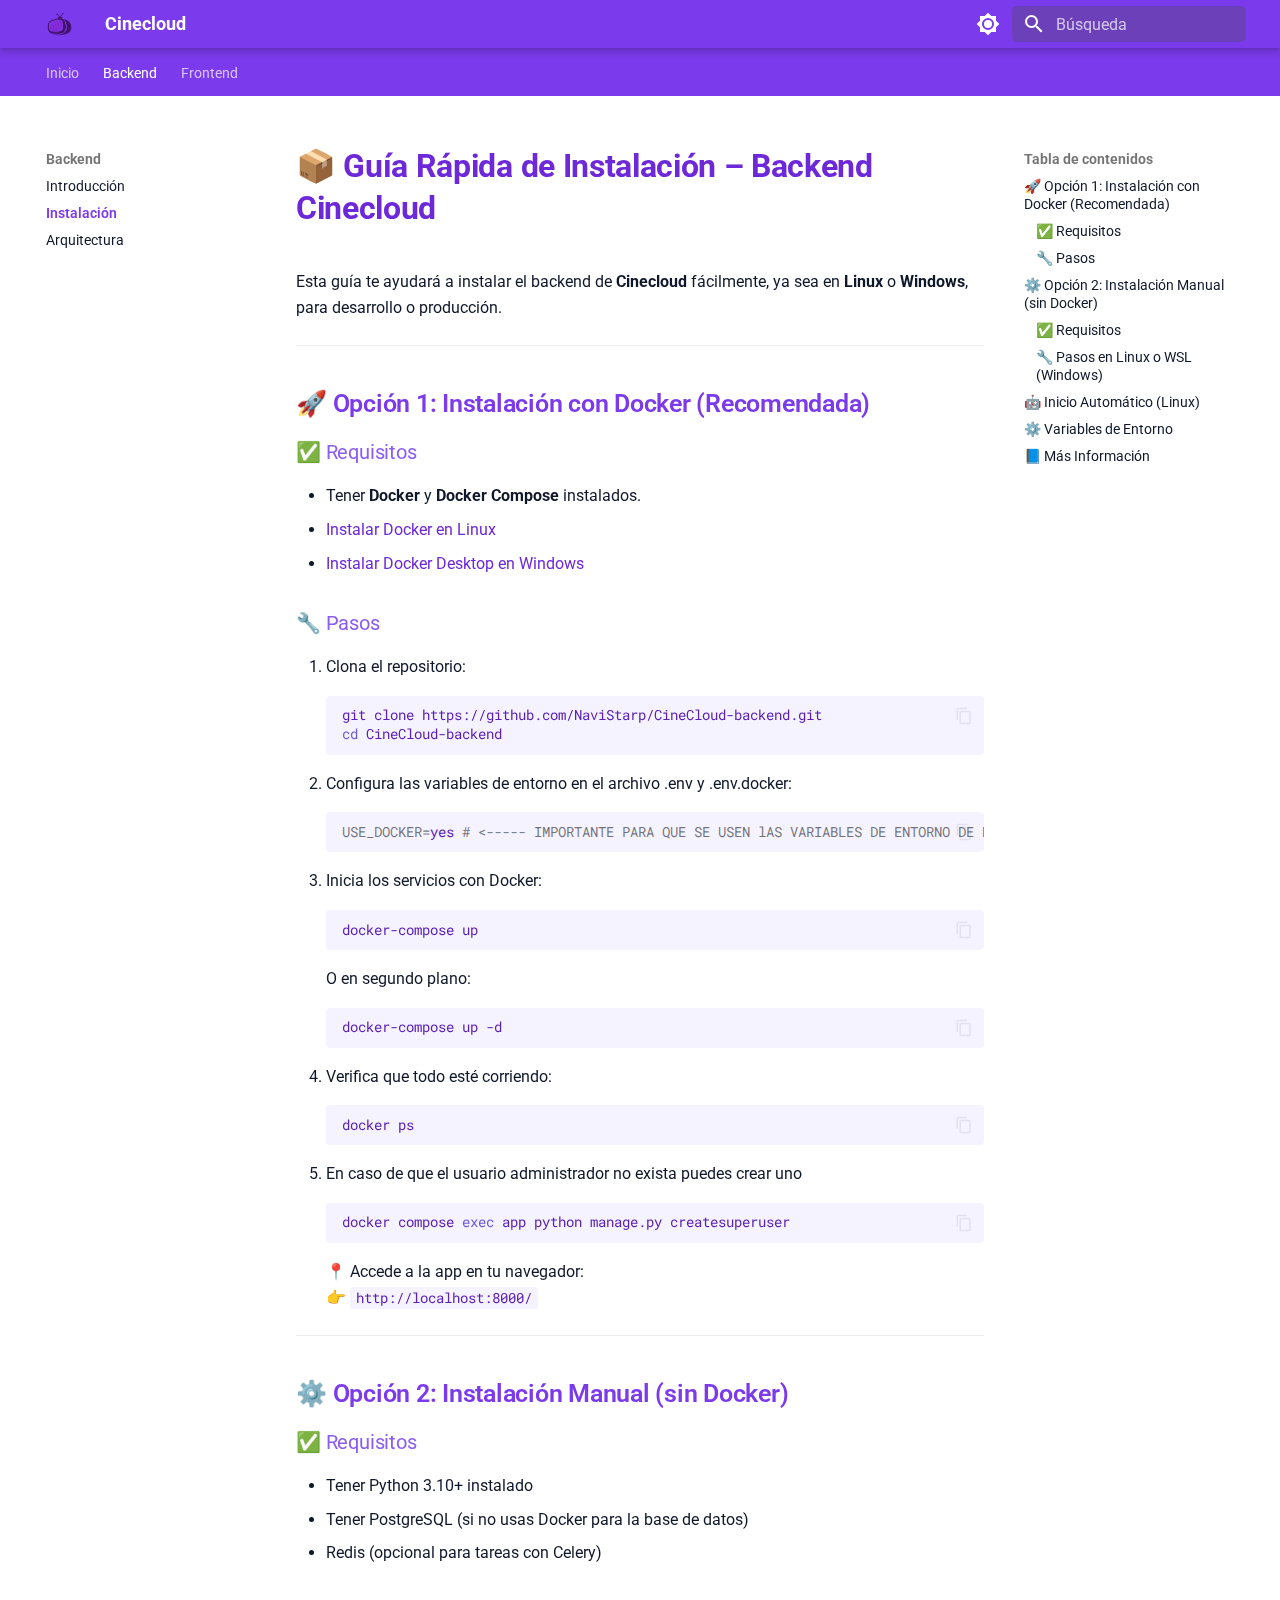
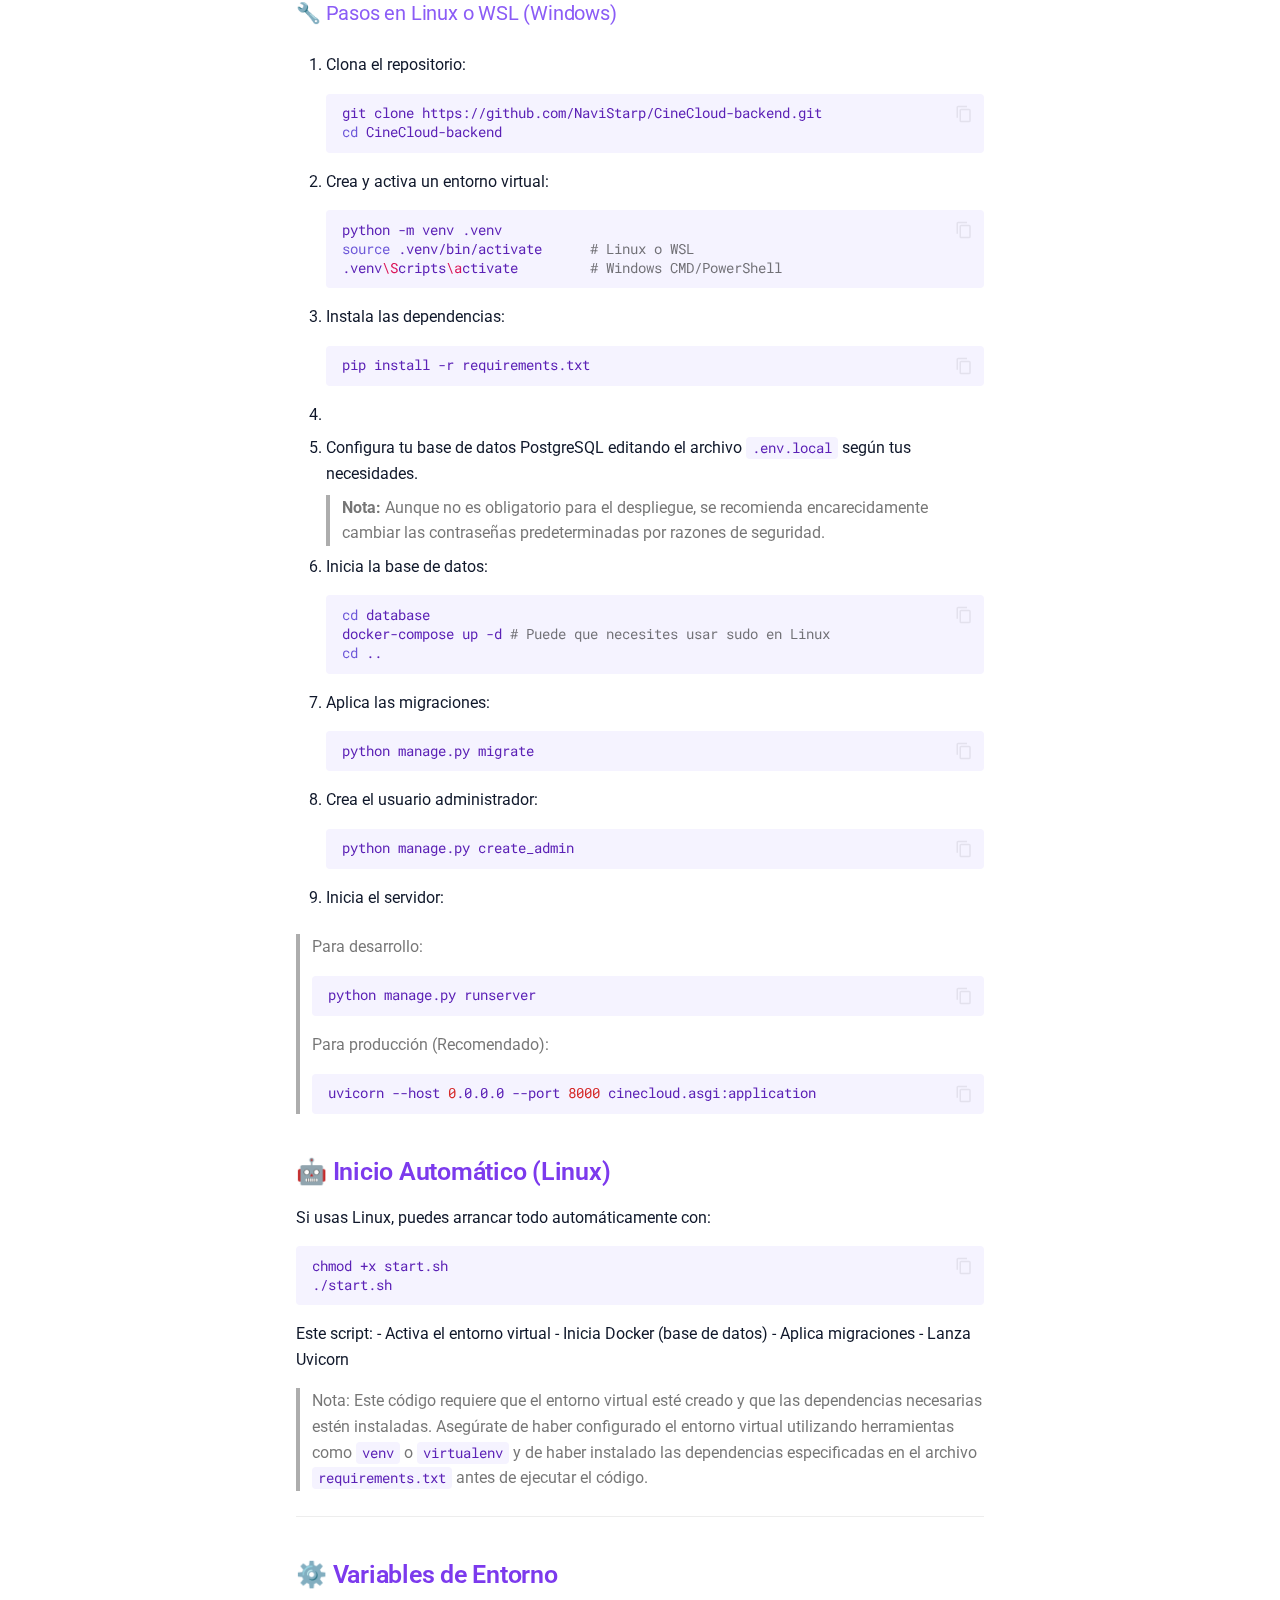
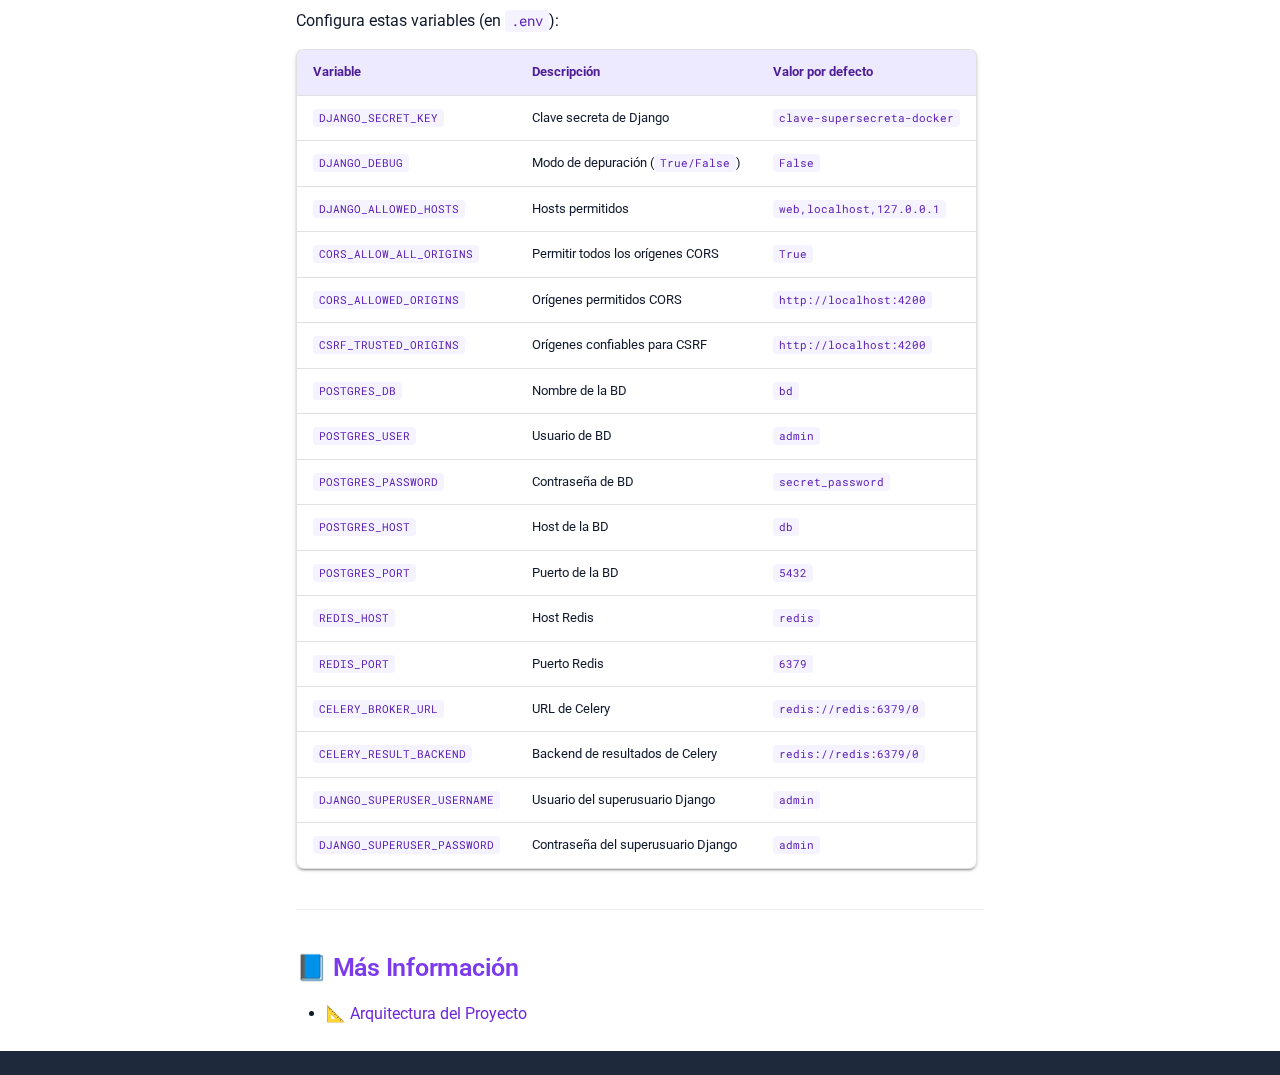
<file: backend/instalacion/index.html>
<!doctype html><html lang=es class=no-js> <head><meta charset=utf-8><meta name=viewport content="width=device-width,initial-scale=1"><meta name=description content="Documentación de la plataforma Cinecloud"><meta name=author content="Iván Prats"><link href=../ rel=prev><link href=../arquitectura/ rel=next><link rel=icon href=../../assets/favicon.ico><meta name=generator content="mkdocs-1.6.1, mkdocs-material-9.6.14"><title>Instalación - Cinecloud</title><link rel=stylesheet href=../../assets/stylesheets/main.342714a4.min.css><link rel=stylesheet href=../../assets/stylesheets/palette.06af60db.min.css><link rel=preconnect href=https://fonts.gstatic.com crossorigin><link rel=stylesheet href="https://fonts.googleapis.com/css?family=Roboto:300,300i,400,400i,700,700i%7CRoboto+Mono:400,400i,700,700i&display=fallback"><style>:root{--md-text-font:"Roboto";--md-code-font:"Roboto Mono"}</style><link rel=stylesheet href=../../stylesheets/extra.css><script>__md_scope=new URL("../..",location),__md_hash=e=>[...e].reduce(((e,_)=>(e<<5)-e+_.charCodeAt(0)),0),__md_get=(e,_=localStorage,t=__md_scope)=>JSON.parse(_.getItem(t.pathname+"."+e)),__md_set=(e,_,t=localStorage,a=__md_scope)=>{try{t.setItem(a.pathname+"."+e,JSON.stringify(_))}catch(e){}}</script></head> <body dir=ltr data-md-color-scheme=default data-md-color-primary=custom data-md-color-accent=custom> <input class=md-toggle data-md-toggle=drawer type=checkbox id=__drawer autocomplete=off> <input class=md-toggle data-md-toggle=search type=checkbox id=__search autocomplete=off> <label class=md-overlay for=__drawer></label> <div data-md-component=skip> <a href=#guia-rapida-de-instalacion-backend-cinecloud class=md-skip> Saltar a contenido </a> </div> <div data-md-component=announce> </div> <header class=md-header data-md-component=header> <nav class="md-header__inner md-grid" aria-label=Cabecera> <a href=../.. title=Cinecloud class="md-header__button md-logo" aria-label=Cinecloud data-md-component=logo> <img src=../../assets/Logo.png alt=logo> </a> <label class="md-header__button md-icon" for=__drawer> <svg xmlns=http://www.w3.org/2000/svg viewbox="0 0 24 24"><path d="M3 6h18v2H3zm0 5h18v2H3zm0 5h18v2H3z"/></svg> </label> <div class=md-header__title data-md-component=header-title> <div class=md-header__ellipsis> <div class=md-header__topic> <span class=md-ellipsis> Cinecloud </span> </div> <div class=md-header__topic data-md-component=header-topic> <span class=md-ellipsis> Instalación </span> </div> </div> </div> <form class=md-header__option data-md-component=palette> <input class=md-option data-md-color-media data-md-color-scheme=default data-md-color-primary=custom data-md-color-accent=custom aria-label="Cambiar a modo oscuro" type=radio name=__palette id=__palette_0> <label class="md-header__button md-icon" title="Cambiar a modo oscuro" for=__palette_1 hidden> <svg xmlns=http://www.w3.org/2000/svg viewbox="0 0 24 24"><path d="M12 8a4 4 0 0 0-4 4 4 4 0 0 0 4 4 4 4 0 0 0 4-4 4 4 0 0 0-4-4m0 10a6 6 0 0 1-6-6 6 6 0 0 1 6-6 6 6 0 0 1 6 6 6 6 0 0 1-6 6m8-9.31V4h-4.69L12 .69 8.69 4H4v4.69L.69 12 4 15.31V20h4.69L12 23.31 15.31 20H20v-4.69L23.31 12z"/></svg> </label> <input class=md-option data-md-color-media data-md-color-scheme=slate data-md-color-primary=custom data-md-color-accent=custom aria-label="Cambiar a modo claro" type=radio name=__palette id=__palette_1> <label class="md-header__button md-icon" title="Cambiar a modo claro" for=__palette_0 hidden> <svg xmlns=http://www.w3.org/2000/svg viewbox="0 0 24 24"><path d="M12 18c-.89 0-1.74-.2-2.5-.55C11.56 16.5 13 14.42 13 12s-1.44-4.5-3.5-5.45C10.26 6.2 11.11 6 12 6a6 6 0 0 1 6 6 6 6 0 0 1-6 6m8-9.31V4h-4.69L12 .69 8.69 4H4v4.69L.69 12 4 15.31V20h4.69L12 23.31 15.31 20H20v-4.69L23.31 12z"/></svg> </label> </form> <script>var palette=__md_get("__palette");if(palette&&palette.color){if("(prefers-color-scheme)"===palette.color.media){var media=matchMedia("(prefers-color-scheme: light)"),input=document.querySelector(media.matches?"[data-md-color-media='(prefers-color-scheme: light)']":"[data-md-color-media='(prefers-color-scheme: dark)']");palette.color.media=input.getAttribute("data-md-color-media"),palette.color.scheme=input.getAttribute("data-md-color-scheme"),palette.color.primary=input.getAttribute("data-md-color-primary"),palette.color.accent=input.getAttribute("data-md-color-accent")}for(var[key,value]of Object.entries(palette.color))document.body.setAttribute("data-md-color-"+key,value)}</script> <label class="md-header__button md-icon" for=__search> <svg xmlns=http://www.w3.org/2000/svg viewbox="0 0 24 24"><path d="M9.5 3A6.5 6.5 0 0 1 16 9.5c0 1.61-.59 3.09-1.56 4.23l.27.27h.79l5 5-1.5 1.5-5-5v-.79l-.27-.27A6.52 6.52 0 0 1 9.5 16 6.5 6.5 0 0 1 3 9.5 6.5 6.5 0 0 1 9.5 3m0 2C7 5 5 7 5 9.5S7 14 9.5 14 14 12 14 9.5 12 5 9.5 5"/></svg> </label> <div class=md-search data-md-component=search role=dialog> <label class=md-search__overlay for=__search></label> <div class=md-search__inner role=search> <form class=md-search__form name=search> <input type=text class=md-search__input name=query aria-label=Búsqueda placeholder=Búsqueda autocapitalize=off autocorrect=off autocomplete=off spellcheck=false data-md-component=search-query required> <label class="md-search__icon md-icon" for=__search> <svg xmlns=http://www.w3.org/2000/svg viewbox="0 0 24 24"><path d="M9.5 3A6.5 6.5 0 0 1 16 9.5c0 1.61-.59 3.09-1.56 4.23l.27.27h.79l5 5-1.5 1.5-5-5v-.79l-.27-.27A6.52 6.52 0 0 1 9.5 16 6.5 6.5 0 0 1 3 9.5 6.5 6.5 0 0 1 9.5 3m0 2C7 5 5 7 5 9.5S7 14 9.5 14 14 12 14 9.5 12 5 9.5 5"/></svg> <svg xmlns=http://www.w3.org/2000/svg viewbox="0 0 24 24"><path d="M20 11v2H8l5.5 5.5-1.42 1.42L4.16 12l7.92-7.92L13.5 5.5 8 11z"/></svg> </label> <nav class=md-search__options aria-label=Buscar> <button type=reset class="md-search__icon md-icon" title=Limpiar aria-label=Limpiar tabindex=-1> <svg xmlns=http://www.w3.org/2000/svg viewbox="0 0 24 24"><path d="M19 6.41 17.59 5 12 10.59 6.41 5 5 6.41 10.59 12 5 17.59 6.41 19 12 13.41 17.59 19 19 17.59 13.41 12z"/></svg> </button> </nav> <div class=md-search__suggest data-md-component=search-suggest></div> </form> <div class=md-search__output> <div class=md-search__scrollwrap tabindex=0 data-md-scrollfix> <div class=md-search-result data-md-component=search-result> <div class=md-search-result__meta> Inicializando búsqueda </div> <ol class=md-search-result__list role=presentation></ol> </div> </div> </div> </div> </div> </nav> </header> <div class=md-container data-md-component=container> <nav class=md-tabs aria-label=Pestañas data-md-component=tabs> <div class=md-grid> <ul class=md-tabs__list> <li class=md-tabs__item> <a href=../.. class=md-tabs__link> Inicio </a> </li> <li class="md-tabs__item md-tabs__item--active"> <a href=../ class=md-tabs__link> Backend </a> </li> <li class=md-tabs__item> <a href=../../frontend/ class=md-tabs__link> Frontend </a> </li> </ul> </div> </nav> <main class=md-main data-md-component=main> <div class="md-main__inner md-grid"> <div class="md-sidebar md-sidebar--primary" data-md-component=sidebar data-md-type=navigation> <div class=md-sidebar__scrollwrap> <div class=md-sidebar__inner> <nav class="md-nav md-nav--primary md-nav--lifted" aria-label=Navegación data-md-level=0> <label class=md-nav__title for=__drawer> <a href=../.. title=Cinecloud class="md-nav__button md-logo" aria-label=Cinecloud data-md-component=logo> <img src=../../assets/Logo.png alt=logo> </a> Cinecloud </label> <ul class=md-nav__list data-md-scrollfix> <li class=md-nav__item> <a href=../.. class=md-nav__link> <span class=md-ellipsis> Inicio </span> </a> </li> <li class="md-nav__item md-nav__item--active md-nav__item--section md-nav__item--nested"> <input class="md-nav__toggle md-toggle " type=checkbox id=__nav_2 checked> <label class=md-nav__link for=__nav_2 id=__nav_2_label tabindex> <span class=md-ellipsis> Backend </span> <span class="md-nav__icon md-icon"></span> </label> <nav class=md-nav data-md-level=1 aria-labelledby=__nav_2_label aria-expanded=true> <label class=md-nav__title for=__nav_2> <span class="md-nav__icon md-icon"></span> Backend </label> <ul class=md-nav__list data-md-scrollfix> <li class=md-nav__item> <a href=../ class=md-nav__link> <span class=md-ellipsis> Introducción </span> </a> </li> <li class="md-nav__item md-nav__item--active"> <input class="md-nav__toggle md-toggle" type=checkbox id=__toc> <label class="md-nav__link md-nav__link--active" for=__toc> <span class=md-ellipsis> Instalación </span> <span class="md-nav__icon md-icon"></span> </label> <a href=./ class="md-nav__link md-nav__link--active"> <span class=md-ellipsis> Instalación </span> </a> <nav class="md-nav md-nav--secondary" aria-label="Tabla de contenidos"> <label class=md-nav__title for=__toc> <span class="md-nav__icon md-icon"></span> Tabla de contenidos </label> <ul class=md-nav__list data-md-component=toc data-md-scrollfix> <li class=md-nav__item> <a href=#opcion-1-instalacion-con-docker-recomendada class=md-nav__link> <span class=md-ellipsis> 🚀 Opción 1: Instalación con Docker (Recomendada) </span> </a> <nav class=md-nav aria-label="🚀 Opción 1: Instalación con Docker (Recomendada)"> <ul class=md-nav__list> <li class=md-nav__item> <a href=#requisitos class=md-nav__link> <span class=md-ellipsis> ✅ Requisitos </span> </a> </li> <li class=md-nav__item> <a href=#pasos class=md-nav__link> <span class=md-ellipsis> 🔧 Pasos </span> </a> </li> </ul> </nav> </li> <li class=md-nav__item> <a href=#opcion-2-instalacion-manual-sin-docker class=md-nav__link> <span class=md-ellipsis> ⚙️ Opción 2: Instalación Manual (sin Docker) </span> </a> <nav class=md-nav aria-label="⚙️ Opción 2: Instalación Manual (sin Docker)"> <ul class=md-nav__list> <li class=md-nav__item> <a href=#requisitos_1 class=md-nav__link> <span class=md-ellipsis> ✅ Requisitos </span> </a> </li> <li class=md-nav__item> <a href=#pasos-en-linux-o-wsl-windows class=md-nav__link> <span class=md-ellipsis> 🔧 Pasos en Linux o WSL (Windows) </span> </a> </li> </ul> </nav> </li> <li class=md-nav__item> <a href=#inicio-automatico-linux class=md-nav__link> <span class=md-ellipsis> 🤖 Inicio Automático (Linux) </span> </a> </li> <li class=md-nav__item> <a href=#variables-de-entorno class=md-nav__link> <span class=md-ellipsis> ⚙️ Variables de Entorno </span> </a> </li> <li class=md-nav__item> <a href=#mas-informacion class=md-nav__link> <span class=md-ellipsis> 📘 Más Información </span> </a> </li> </ul> </nav> </li> <li class=md-nav__item> <a href=../arquitectura/ class=md-nav__link> <span class=md-ellipsis> Arquitectura </span> </a> </li> </ul> </nav> </li> <li class="md-nav__item md-nav__item--nested"> <input class="md-nav__toggle md-toggle " type=checkbox id=__nav_3> <label class=md-nav__link for=__nav_3 id=__nav_3_label tabindex=0> <span class=md-ellipsis> Frontend </span> <span class="md-nav__icon md-icon"></span> </label> <nav class=md-nav data-md-level=1 aria-labelledby=__nav_3_label aria-expanded=false> <label class=md-nav__title for=__nav_3> <span class="md-nav__icon md-icon"></span> Frontend </label> <ul class=md-nav__list data-md-scrollfix> <li class=md-nav__item> <a href=../../frontend/ class=md-nav__link> <span class=md-ellipsis> Introducción </span> </a> </li> <li class=md-nav__item> <a href=../../frontend/instalacion/ class=md-nav__link> <span class=md-ellipsis> Instalación </span> </a> </li> </ul> </nav> </li> </ul> </nav> </div> </div> </div> <div class="md-sidebar md-sidebar--secondary" data-md-component=sidebar data-md-type=toc> <div class=md-sidebar__scrollwrap> <div class=md-sidebar__inner> <nav class="md-nav md-nav--secondary" aria-label="Tabla de contenidos"> <label class=md-nav__title for=__toc> <span class="md-nav__icon md-icon"></span> Tabla de contenidos </label> <ul class=md-nav__list data-md-component=toc data-md-scrollfix> <li class=md-nav__item> <a href=#opcion-1-instalacion-con-docker-recomendada class=md-nav__link> <span class=md-ellipsis> 🚀 Opción 1: Instalación con Docker (Recomendada) </span> </a> <nav class=md-nav aria-label="🚀 Opción 1: Instalación con Docker (Recomendada)"> <ul class=md-nav__list> <li class=md-nav__item> <a href=#requisitos class=md-nav__link> <span class=md-ellipsis> ✅ Requisitos </span> </a> </li> <li class=md-nav__item> <a href=#pasos class=md-nav__link> <span class=md-ellipsis> 🔧 Pasos </span> </a> </li> </ul> </nav> </li> <li class=md-nav__item> <a href=#opcion-2-instalacion-manual-sin-docker class=md-nav__link> <span class=md-ellipsis> ⚙️ Opción 2: Instalación Manual (sin Docker) </span> </a> <nav class=md-nav aria-label="⚙️ Opción 2: Instalación Manual (sin Docker)"> <ul class=md-nav__list> <li class=md-nav__item> <a href=#requisitos_1 class=md-nav__link> <span class=md-ellipsis> ✅ Requisitos </span> </a> </li> <li class=md-nav__item> <a href=#pasos-en-linux-o-wsl-windows class=md-nav__link> <span class=md-ellipsis> 🔧 Pasos en Linux o WSL (Windows) </span> </a> </li> </ul> </nav> </li> <li class=md-nav__item> <a href=#inicio-automatico-linux class=md-nav__link> <span class=md-ellipsis> 🤖 Inicio Automático (Linux) </span> </a> </li> <li class=md-nav__item> <a href=#variables-de-entorno class=md-nav__link> <span class=md-ellipsis> ⚙️ Variables de Entorno </span> </a> </li> <li class=md-nav__item> <a href=#mas-informacion class=md-nav__link> <span class=md-ellipsis> 📘 Más Información </span> </a> </li> </ul> </nav> </div> </div> </div> <div class=md-content data-md-component=content> <article class="md-content__inner md-typeset"> <h1 id=guia-rapida-de-instalacion-backend-cinecloud>📦 Guía Rápida de Instalación – Backend Cinecloud<a class=headerlink href=#guia-rapida-de-instalacion-backend-cinecloud title="Permanent link">&para;</a></h1> <p>Esta guía te ayudará a instalar el backend de <strong>Cinecloud</strong> fácilmente, ya sea en <strong>Linux</strong> o <strong>Windows</strong>, para desarrollo o producción.</p> <hr> <h2 id=opcion-1-instalacion-con-docker-recomendada>🚀 Opción 1: Instalación con Docker (Recomendada)<a class=headerlink href=#opcion-1-instalacion-con-docker-recomendada title="Permanent link">&para;</a></h2> <h3 id=requisitos>✅ Requisitos<a class=headerlink href=#requisitos title="Permanent link">&para;</a></h3> <ul> <li>Tener <strong>Docker</strong> y <strong>Docker Compose</strong> instalados. </li> <li><a href=https://docs.docker.com/engine/install/ >Instalar Docker en Linux</a></li> <li><a href=https://docs.docker.com/desktop/install/windows-install/ >Instalar Docker Desktop en Windows</a></li> </ul> <h3 id=pasos>🔧 Pasos<a class=headerlink href=#pasos title="Permanent link">&para;</a></h3> <ol> <li>Clona el repositorio: <div class=highlight><pre><span></span><code><a id=__codelineno-0-1 name=__codelineno-0-1 href=#__codelineno-0-1></a>git<span class=w> </span>clone<span class=w> </span>https://github.com/NaviStarp/CineCloud-backend.git
<a id=__codelineno-0-2 name=__codelineno-0-2 href=#__codelineno-0-2></a><span class=nb>cd</span><span class=w> </span>CineCloud-backend
</code></pre></div></li> <li> <p>Configura las variables de entorno en el archivo .env y .env.docker: <div class=highlight><pre><span></span><code><a id=__codelineno-1-1 name=__codelineno-1-1 href=#__codelineno-1-1></a><span class=nv>USE_DOCKER</span><span class=o>=</span>yes<span class=w> </span><span class=c1># &lt;----- IMPORTANTE PARA QUE SE USEN lAS VARIABLES DE ENTORNO DE DOCKER</span>
</code></pre></div></p> </li> <li> <p>Inicia los servicios con Docker: <div class=highlight><pre><span></span><code><a id=__codelineno-2-1 name=__codelineno-2-1 href=#__codelineno-2-1></a>docker-compose<span class=w> </span>up
</code></pre></div> O en segundo plano: <div class=highlight><pre><span></span><code><a id=__codelineno-3-1 name=__codelineno-3-1 href=#__codelineno-3-1></a>docker-compose<span class=w> </span>up<span class=w> </span>-d
</code></pre></div></p> </li> <li> <p>Verifica que todo esté corriendo: <div class=highlight><pre><span></span><code><a id=__codelineno-4-1 name=__codelineno-4-1 href=#__codelineno-4-1></a>docker<span class=w> </span>ps
</code></pre></div></p> </li> <li>En caso de que el usuario administrador no exista puedes crear uno <div class=highlight><pre><span></span><code><a id=__codelineno-5-1 name=__codelineno-5-1 href=#__codelineno-5-1></a>docker<span class=w> </span>compose<span class=w> </span><span class=nb>exec</span><span class=w> </span>app<span class=w> </span>python<span class=w> </span>manage.py<span class=w> </span>createsuperuser
</code></pre></div> 📍 Accede a la app en tu navegador:<br> 👉 <code>http://localhost:8000/</code></li> </ol> <hr> <h2 id=opcion-2-instalacion-manual-sin-docker>⚙️ Opción 2: Instalación Manual (sin Docker)<a class=headerlink href=#opcion-2-instalacion-manual-sin-docker title="Permanent link">&para;</a></h2> <h3 id=requisitos_1>✅ Requisitos<a class=headerlink href=#requisitos_1 title="Permanent link">&para;</a></h3> <ul> <li>Tener Python 3.10+ instalado</li> <li>Tener PostgreSQL (si no usas Docker para la base de datos)</li> <li>Redis (opcional para tareas con Celery)</li> </ul> <h3 id=pasos-en-linux-o-wsl-windows>🔧 Pasos en Linux o WSL (Windows)<a class=headerlink href=#pasos-en-linux-o-wsl-windows title="Permanent link">&para;</a></h3> <ol> <li> <p>Clona el repositorio: <div class=highlight><pre><span></span><code><a id=__codelineno-6-1 name=__codelineno-6-1 href=#__codelineno-6-1></a>git<span class=w> </span>clone<span class=w> </span>https://github.com/NaviStarp/CineCloud-backend.git
<a id=__codelineno-6-2 name=__codelineno-6-2 href=#__codelineno-6-2></a><span class=nb>cd</span><span class=w> </span>CineCloud-backend
</code></pre></div></p> </li> <li> <p>Crea y activa un entorno virtual: <div class=highlight><pre><span></span><code><a id=__codelineno-7-1 name=__codelineno-7-1 href=#__codelineno-7-1></a>python<span class=w> </span>-m<span class=w> </span>venv<span class=w> </span>.venv
<a id=__codelineno-7-2 name=__codelineno-7-2 href=#__codelineno-7-2></a><span class=nb>source</span><span class=w> </span>.venv/bin/activate<span class=w>      </span><span class=c1># Linux o WSL</span>
<a id=__codelineno-7-3 name=__codelineno-7-3 href=#__codelineno-7-3></a>.venv<span class=se>\S</span>cripts<span class=se>\a</span>ctivate<span class=w>         </span><span class=c1># Windows CMD/PowerShell</span>
</code></pre></div></p> </li> <li> <p>Instala las dependencias: <div class=highlight><pre><span></span><code><a id=__codelineno-8-1 name=__codelineno-8-1 href=#__codelineno-8-1></a>pip<span class=w> </span>install<span class=w> </span>-r<span class=w> </span>requirements.txt
</code></pre></div></p> </li> <li></li> <li> <p>Configura tu base de datos PostgreSQL editando el archivo <code>.env.local</code> según tus necesidades. </p> <blockquote> <p><strong>Nota:</strong> Aunque no es obligatorio para el despliegue, se recomienda encarecidamente cambiar las contraseñas predeterminadas por razones de seguridad.</p> </blockquote> </li> <li> <p>Inicia la base de datos: <div class=highlight><pre><span></span><code><a id=__codelineno-9-1 name=__codelineno-9-1 href=#__codelineno-9-1></a><span class=nb>cd</span><span class=w> </span>database
<a id=__codelineno-9-2 name=__codelineno-9-2 href=#__codelineno-9-2></a>docker-compose<span class=w> </span>up<span class=w> </span>-d<span class=w> </span><span class=c1># Puede que necesites usar sudo en Linux</span>
<a id=__codelineno-9-3 name=__codelineno-9-3 href=#__codelineno-9-3></a><span class=nb>cd</span><span class=w> </span>..
</code></pre></div></p> </li> <li> <p>Aplica las migraciones: <div class=highlight><pre><span></span><code><a id=__codelineno-10-1 name=__codelineno-10-1 href=#__codelineno-10-1></a>python<span class=w> </span>manage.py<span class=w> </span>migrate
</code></pre></div></p> </li> <li> <p>Crea el usuario administrador: <div class=highlight><pre><span></span><code><a id=__codelineno-11-1 name=__codelineno-11-1 href=#__codelineno-11-1></a>python<span class=w> </span>manage.py<span class=w> </span>create_admin
</code></pre></div></p> </li> <li> <p>Inicia el servidor:</p> </li> </ol> <blockquote> <p>Para desarrollo: <div class=highlight><pre><span></span><code><a id=__codelineno-12-1 name=__codelineno-12-1 href=#__codelineno-12-1></a>python<span class=w> </span>manage.py<span class=w> </span>runserver
</code></pre></div></p> <p>Para producción (Recomendado): <div class=highlight><pre><span></span><code><a id=__codelineno-13-1 name=__codelineno-13-1 href=#__codelineno-13-1></a>uvicorn<span class=w> </span>--host<span class=w> </span><span class=m>0</span>.0.0.0<span class=w> </span>--port<span class=w> </span><span class=m>8000</span><span class=w> </span>cinecloud.asgi:application
</code></pre></div></p> </blockquote> <h2 id=inicio-automatico-linux>🤖 Inicio Automático (Linux)<a class=headerlink href=#inicio-automatico-linux title="Permanent link">&para;</a></h2> <p>Si usas Linux, puedes arrancar todo automáticamente con:</p> <div class=highlight><pre><span></span><code><a id=__codelineno-14-1 name=__codelineno-14-1 href=#__codelineno-14-1></a>chmod<span class=w> </span>+x<span class=w> </span>start.sh
<a id=__codelineno-14-2 name=__codelineno-14-2 href=#__codelineno-14-2></a>./start.sh
</code></pre></div> <p>Este script: - Activa el entorno virtual - Inicia Docker (base de datos) - Aplica migraciones - Lanza Uvicorn</p> <blockquote> <p>Nota: Este código requiere que el entorno virtual esté creado y que las dependencias necesarias estén instaladas. Asegúrate de haber configurado el entorno virtual utilizando herramientas como <code>venv</code> o <code>virtualenv</code> y de haber instalado las dependencias especificadas en el archivo <code>requirements.txt</code> antes de ejecutar el código.</p> </blockquote> <hr> <h2 id=variables-de-entorno>⚙️ Variables de Entorno<a class=headerlink href=#variables-de-entorno title="Permanent link">&para;</a></h2> <p>Configura estas variables (en <code>.env</code>):</p> <table> <thead> <tr> <th>Variable</th> <th>Descripción</th> <th>Valor por defecto</th> </tr> </thead> <tbody> <tr> <td><code>DJANGO_SECRET_KEY</code></td> <td>Clave secreta de Django</td> <td><code>clave-supersecreta-docker</code></td> </tr> <tr> <td><code>DJANGO_DEBUG</code></td> <td>Modo de depuración (<code>True/False</code>)</td> <td><code>False</code></td> </tr> <tr> <td><code>DJANGO_ALLOWED_HOSTS</code></td> <td>Hosts permitidos</td> <td><code>web,localhost,127.0.0.1</code></td> </tr> <tr> <td><code>CORS_ALLOW_ALL_ORIGINS</code></td> <td>Permitir todos los orígenes CORS</td> <td><code>True</code></td> </tr> <tr> <td><code>CORS_ALLOWED_ORIGINS</code></td> <td>Orígenes permitidos CORS</td> <td><code>http://localhost:4200</code></td> </tr> <tr> <td><code>CSRF_TRUSTED_ORIGINS</code></td> <td>Orígenes confiables para CSRF</td> <td><code>http://localhost:4200</code></td> </tr> <tr> <td><code>POSTGRES_DB</code></td> <td>Nombre de la BD</td> <td><code>bd</code></td> </tr> <tr> <td><code>POSTGRES_USER</code></td> <td>Usuario de BD</td> <td><code>admin</code></td> </tr> <tr> <td><code>POSTGRES_PASSWORD</code></td> <td>Contraseña de BD</td> <td><code>secret_password</code></td> </tr> <tr> <td><code>POSTGRES_HOST</code></td> <td>Host de la BD</td> <td><code>db</code></td> </tr> <tr> <td><code>POSTGRES_PORT</code></td> <td>Puerto de la BD</td> <td><code>5432</code></td> </tr> <tr> <td><code>REDIS_HOST</code></td> <td>Host Redis</td> <td><code>redis</code></td> </tr> <tr> <td><code>REDIS_PORT</code></td> <td>Puerto Redis</td> <td><code>6379</code></td> </tr> <tr> <td><code>CELERY_BROKER_URL</code></td> <td>URL de Celery</td> <td><code>redis://redis:6379/0</code></td> </tr> <tr> <td><code>CELERY_RESULT_BACKEND</code></td> <td>Backend de resultados de Celery</td> <td><code>redis://redis:6379/0</code></td> </tr> <tr> <td><code>DJANGO_SUPERUSER_USERNAME</code></td> <td>Usuario del superusuario Django</td> <td><code>admin</code></td> </tr> <tr> <td><code>DJANGO_SUPERUSER_PASSWORD</code></td> <td>Contraseña del superusuario Django</td> <td><code>admin</code></td> </tr> </tbody> </table> <hr> <h2 id=mas-informacion>📘 Más Información<a class=headerlink href=#mas-informacion title="Permanent link">&para;</a></h2> <ul> <li><a href=../arquitectura/ >📐 Arquitectura del Proyecto</a></li> </ul> </article> </div> <script>var target=document.getElementById(location.hash.slice(1));target&&target.name&&(target.checked=target.name.startsWith("__tabbed_"))</script> </div> <button type=button class="md-top md-icon" data-md-component=top hidden> <svg xmlns=http://www.w3.org/2000/svg viewbox="0 0 24 24"><path d="M13 20h-2V8l-5.5 5.5-1.42-1.42L12 4.16l7.92 7.92-1.42 1.42L13 8z"/></svg> Volver al principio </button> </main> <footer class=md-footer> <div class="md-footer-meta md-typeset"> <div class="md-footer-meta__inner md-grid"> <div class=md-copyright> </div> </div> </div> </footer> </div> <div class=md-dialog data-md-component=dialog> <div class="md-dialog__inner md-typeset"></div> </div> <script id=__config type=application/json>{"base": "../..", "features": ["navigation.tabs", "navigation.sections", "navigation.top", "search.suggest", "search.highlight", "content.code.copy"], "search": "../../assets/javascripts/workers/search.d50fe291.min.js", "tags": null, "translations": {"clipboard.copied": "Copiado al portapapeles", "clipboard.copy": "Copiar al portapapeles", "search.result.more.one": "1 m\u00e1s en esta p\u00e1gina", "search.result.more.other": "# m\u00e1s en esta p\u00e1gina", "search.result.none": "No se encontraron documentos", "search.result.one": "1 documento encontrado", "search.result.other": "# documentos encontrados", "search.result.placeholder": "Teclee para comenzar b\u00fasqueda", "search.result.term.missing": "Falta", "select.version": "Seleccionar versi\u00f3n"}, "version": null}</script> <script src=../../assets/javascripts/bundle.13a4f30d.min.js></script> </body> </html>
</file>
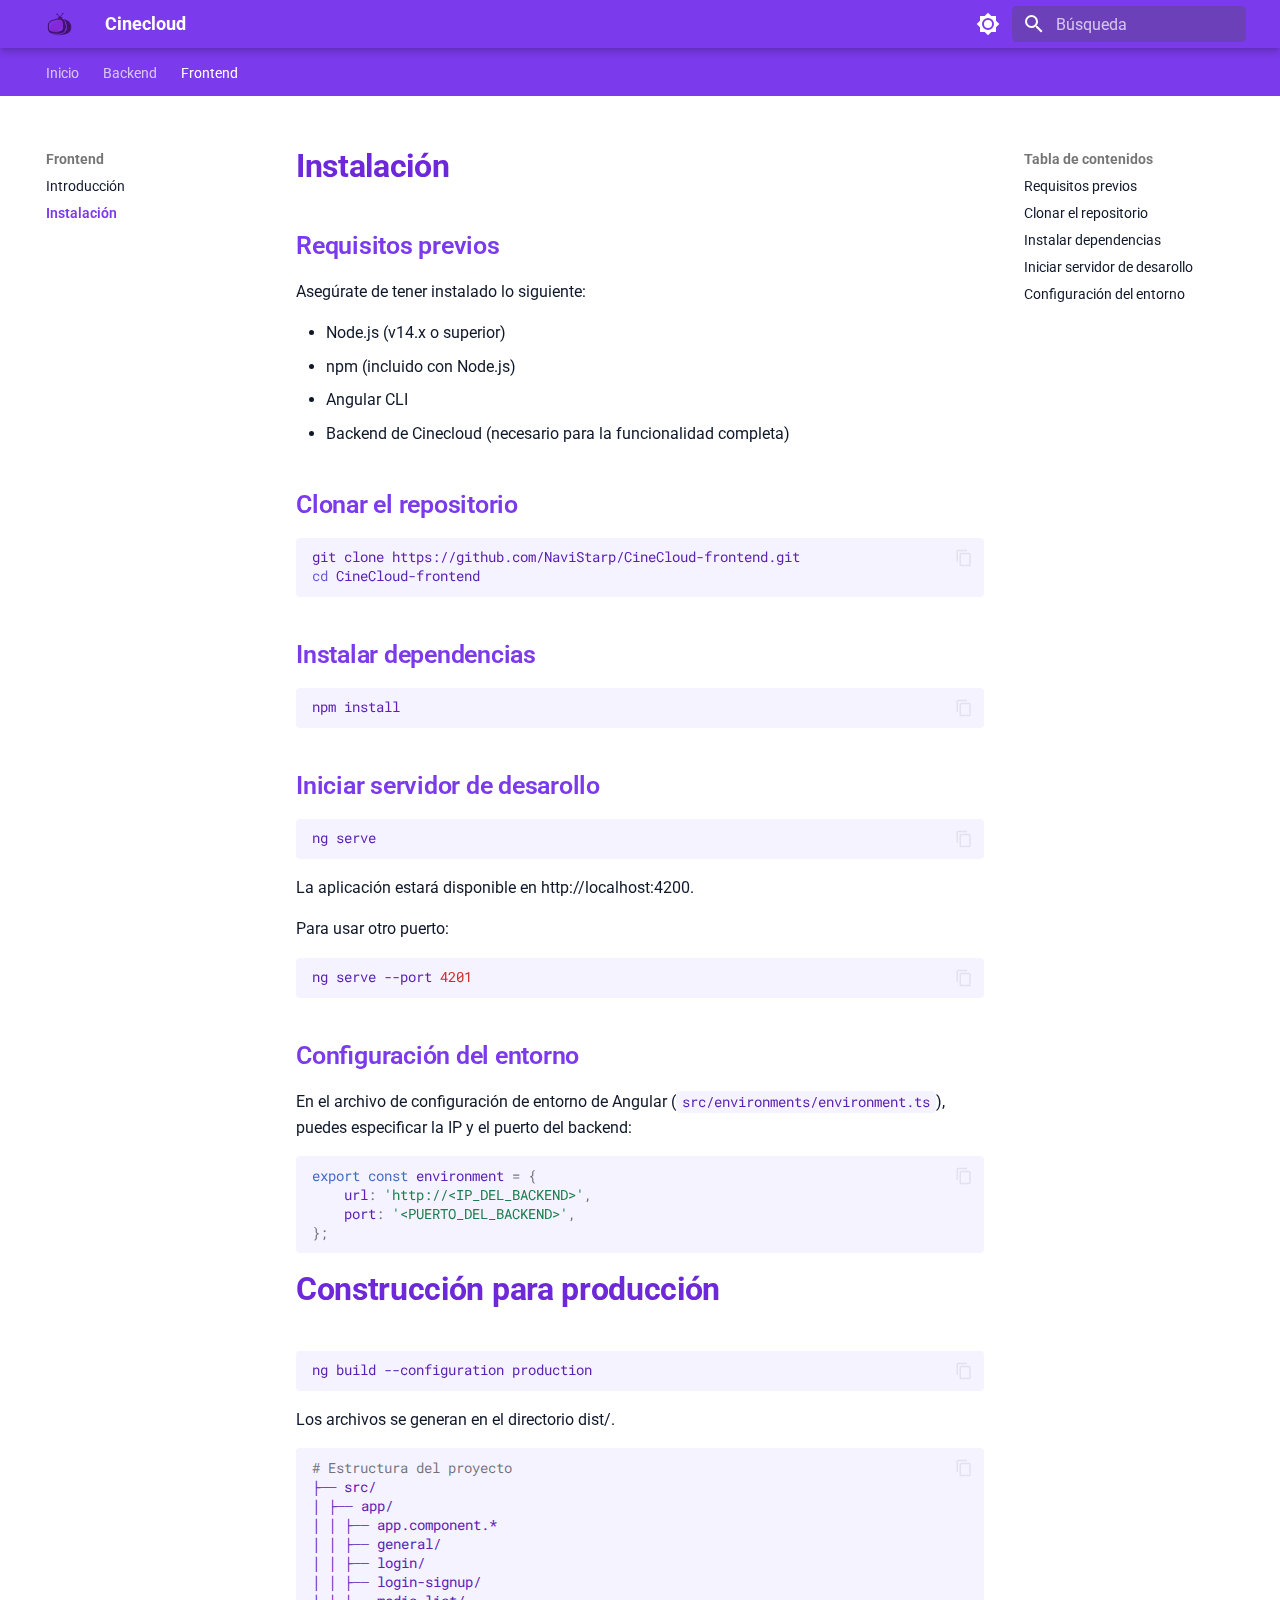
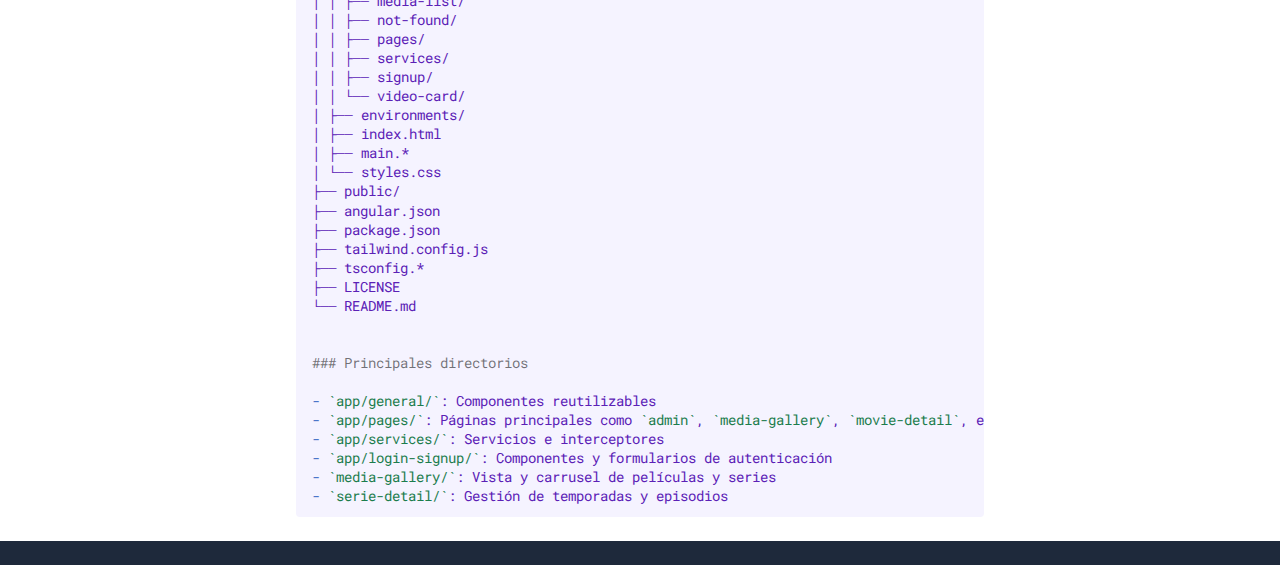
<file: frontend/instalacion/index.html>
<!doctype html><html lang=es class=no-js> <head><meta charset=utf-8><meta name=viewport content="width=device-width,initial-scale=1"><meta name=description content="Documentación de la plataforma Cinecloud"><meta name=author content="Iván Prats"><link href=../ rel=prev><link rel=icon href=../../assets/favicon.ico><meta name=generator content="mkdocs-1.6.1, mkdocs-material-9.6.14"><title>Instalación - Cinecloud</title><link rel=stylesheet href=../../assets/stylesheets/main.342714a4.min.css><link rel=stylesheet href=../../assets/stylesheets/palette.06af60db.min.css><link rel=preconnect href=https://fonts.gstatic.com crossorigin><link rel=stylesheet href="https://fonts.googleapis.com/css?family=Roboto:300,300i,400,400i,700,700i%7CRoboto+Mono:400,400i,700,700i&display=fallback"><style>:root{--md-text-font:"Roboto";--md-code-font:"Roboto Mono"}</style><link rel=stylesheet href=../../stylesheets/extra.css><script>__md_scope=new URL("../..",location),__md_hash=e=>[...e].reduce(((e,_)=>(e<<5)-e+_.charCodeAt(0)),0),__md_get=(e,_=localStorage,t=__md_scope)=>JSON.parse(_.getItem(t.pathname+"."+e)),__md_set=(e,_,t=localStorage,a=__md_scope)=>{try{t.setItem(a.pathname+"."+e,JSON.stringify(_))}catch(e){}}</script></head> <body dir=ltr data-md-color-scheme=default data-md-color-primary=custom data-md-color-accent=custom> <input class=md-toggle data-md-toggle=drawer type=checkbox id=__drawer autocomplete=off> <input class=md-toggle data-md-toggle=search type=checkbox id=__search autocomplete=off> <label class=md-overlay for=__drawer></label> <div data-md-component=skip> <a href=#instalacion class=md-skip> Saltar a contenido </a> </div> <div data-md-component=announce> </div> <header class=md-header data-md-component=header> <nav class="md-header__inner md-grid" aria-label=Cabecera> <a href=../.. title=Cinecloud class="md-header__button md-logo" aria-label=Cinecloud data-md-component=logo> <img src=../../assets/Logo.png alt=logo> </a> <label class="md-header__button md-icon" for=__drawer> <svg xmlns=http://www.w3.org/2000/svg viewbox="0 0 24 24"><path d="M3 6h18v2H3zm0 5h18v2H3zm0 5h18v2H3z"/></svg> </label> <div class=md-header__title data-md-component=header-title> <div class=md-header__ellipsis> <div class=md-header__topic> <span class=md-ellipsis> Cinecloud </span> </div> <div class=md-header__topic data-md-component=header-topic> <span class=md-ellipsis> Instalación </span> </div> </div> </div> <form class=md-header__option data-md-component=palette> <input class=md-option data-md-color-media data-md-color-scheme=default data-md-color-primary=custom data-md-color-accent=custom aria-label="Cambiar a modo oscuro" type=radio name=__palette id=__palette_0> <label class="md-header__button md-icon" title="Cambiar a modo oscuro" for=__palette_1 hidden> <svg xmlns=http://www.w3.org/2000/svg viewbox="0 0 24 24"><path d="M12 8a4 4 0 0 0-4 4 4 4 0 0 0 4 4 4 4 0 0 0 4-4 4 4 0 0 0-4-4m0 10a6 6 0 0 1-6-6 6 6 0 0 1 6-6 6 6 0 0 1 6 6 6 6 0 0 1-6 6m8-9.31V4h-4.69L12 .69 8.69 4H4v4.69L.69 12 4 15.31V20h4.69L12 23.31 15.31 20H20v-4.69L23.31 12z"/></svg> </label> <input class=md-option data-md-color-media data-md-color-scheme=slate data-md-color-primary=custom data-md-color-accent=custom aria-label="Cambiar a modo claro" type=radio name=__palette id=__palette_1> <label class="md-header__button md-icon" title="Cambiar a modo claro" for=__palette_0 hidden> <svg xmlns=http://www.w3.org/2000/svg viewbox="0 0 24 24"><path d="M12 18c-.89 0-1.74-.2-2.5-.55C11.56 16.5 13 14.42 13 12s-1.44-4.5-3.5-5.45C10.26 6.2 11.11 6 12 6a6 6 0 0 1 6 6 6 6 0 0 1-6 6m8-9.31V4h-4.69L12 .69 8.69 4H4v4.69L.69 12 4 15.31V20h4.69L12 23.31 15.31 20H20v-4.69L23.31 12z"/></svg> </label> </form> <script>var palette=__md_get("__palette");if(palette&&palette.color){if("(prefers-color-scheme)"===palette.color.media){var media=matchMedia("(prefers-color-scheme: light)"),input=document.querySelector(media.matches?"[data-md-color-media='(prefers-color-scheme: light)']":"[data-md-color-media='(prefers-color-scheme: dark)']");palette.color.media=input.getAttribute("data-md-color-media"),palette.color.scheme=input.getAttribute("data-md-color-scheme"),palette.color.primary=input.getAttribute("data-md-color-primary"),palette.color.accent=input.getAttribute("data-md-color-accent")}for(var[key,value]of Object.entries(palette.color))document.body.setAttribute("data-md-color-"+key,value)}</script> <label class="md-header__button md-icon" for=__search> <svg xmlns=http://www.w3.org/2000/svg viewbox="0 0 24 24"><path d="M9.5 3A6.5 6.5 0 0 1 16 9.5c0 1.61-.59 3.09-1.56 4.23l.27.27h.79l5 5-1.5 1.5-5-5v-.79l-.27-.27A6.52 6.52 0 0 1 9.5 16 6.5 6.5 0 0 1 3 9.5 6.5 6.5 0 0 1 9.5 3m0 2C7 5 5 7 5 9.5S7 14 9.5 14 14 12 14 9.5 12 5 9.5 5"/></svg> </label> <div class=md-search data-md-component=search role=dialog> <label class=md-search__overlay for=__search></label> <div class=md-search__inner role=search> <form class=md-search__form name=search> <input type=text class=md-search__input name=query aria-label=Búsqueda placeholder=Búsqueda autocapitalize=off autocorrect=off autocomplete=off spellcheck=false data-md-component=search-query required> <label class="md-search__icon md-icon" for=__search> <svg xmlns=http://www.w3.org/2000/svg viewbox="0 0 24 24"><path d="M9.5 3A6.5 6.5 0 0 1 16 9.5c0 1.61-.59 3.09-1.56 4.23l.27.27h.79l5 5-1.5 1.5-5-5v-.79l-.27-.27A6.52 6.52 0 0 1 9.5 16 6.5 6.5 0 0 1 3 9.5 6.5 6.5 0 0 1 9.5 3m0 2C7 5 5 7 5 9.5S7 14 9.5 14 14 12 14 9.5 12 5 9.5 5"/></svg> <svg xmlns=http://www.w3.org/2000/svg viewbox="0 0 24 24"><path d="M20 11v2H8l5.5 5.5-1.42 1.42L4.16 12l7.92-7.92L13.5 5.5 8 11z"/></svg> </label> <nav class=md-search__options aria-label=Buscar> <button type=reset class="md-search__icon md-icon" title=Limpiar aria-label=Limpiar tabindex=-1> <svg xmlns=http://www.w3.org/2000/svg viewbox="0 0 24 24"><path d="M19 6.41 17.59 5 12 10.59 6.41 5 5 6.41 10.59 12 5 17.59 6.41 19 12 13.41 17.59 19 19 17.59 13.41 12z"/></svg> </button> </nav> <div class=md-search__suggest data-md-component=search-suggest></div> </form> <div class=md-search__output> <div class=md-search__scrollwrap tabindex=0 data-md-scrollfix> <div class=md-search-result data-md-component=search-result> <div class=md-search-result__meta> Inicializando búsqueda </div> <ol class=md-search-result__list role=presentation></ol> </div> </div> </div> </div> </div> </nav> </header> <div class=md-container data-md-component=container> <nav class=md-tabs aria-label=Pestañas data-md-component=tabs> <div class=md-grid> <ul class=md-tabs__list> <li class=md-tabs__item> <a href=../.. class=md-tabs__link> Inicio </a> </li> <li class=md-tabs__item> <a href=../../backend/ class=md-tabs__link> Backend </a> </li> <li class="md-tabs__item md-tabs__item--active"> <a href=../ class=md-tabs__link> Frontend </a> </li> </ul> </div> </nav> <main class=md-main data-md-component=main> <div class="md-main__inner md-grid"> <div class="md-sidebar md-sidebar--primary" data-md-component=sidebar data-md-type=navigation> <div class=md-sidebar__scrollwrap> <div class=md-sidebar__inner> <nav class="md-nav md-nav--primary md-nav--lifted" aria-label=Navegación data-md-level=0> <label class=md-nav__title for=__drawer> <a href=../.. title=Cinecloud class="md-nav__button md-logo" aria-label=Cinecloud data-md-component=logo> <img src=../../assets/Logo.png alt=logo> </a> Cinecloud </label> <ul class=md-nav__list data-md-scrollfix> <li class=md-nav__item> <a href=../.. class=md-nav__link> <span class=md-ellipsis> Inicio </span> </a> </li> <li class="md-nav__item md-nav__item--nested"> <input class="md-nav__toggle md-toggle " type=checkbox id=__nav_2> <label class=md-nav__link for=__nav_2 id=__nav_2_label tabindex=0> <span class=md-ellipsis> Backend </span> <span class="md-nav__icon md-icon"></span> </label> <nav class=md-nav data-md-level=1 aria-labelledby=__nav_2_label aria-expanded=false> <label class=md-nav__title for=__nav_2> <span class="md-nav__icon md-icon"></span> Backend </label> <ul class=md-nav__list data-md-scrollfix> <li class=md-nav__item> <a href=../../backend/ class=md-nav__link> <span class=md-ellipsis> Introducción </span> </a> </li> <li class=md-nav__item> <a href=../../backend/instalacion/ class=md-nav__link> <span class=md-ellipsis> Instalación </span> </a> </li> <li class=md-nav__item> <a href=../../backend/arquitectura/ class=md-nav__link> <span class=md-ellipsis> Arquitectura </span> </a> </li> </ul> </nav> </li> <li class="md-nav__item md-nav__item--active md-nav__item--section md-nav__item--nested"> <input class="md-nav__toggle md-toggle " type=checkbox id=__nav_3 checked> <label class=md-nav__link for=__nav_3 id=__nav_3_label tabindex> <span class=md-ellipsis> Frontend </span> <span class="md-nav__icon md-icon"></span> </label> <nav class=md-nav data-md-level=1 aria-labelledby=__nav_3_label aria-expanded=true> <label class=md-nav__title for=__nav_3> <span class="md-nav__icon md-icon"></span> Frontend </label> <ul class=md-nav__list data-md-scrollfix> <li class=md-nav__item> <a href=../ class=md-nav__link> <span class=md-ellipsis> Introducción </span> </a> </li> <li class="md-nav__item md-nav__item--active"> <input class="md-nav__toggle md-toggle" type=checkbox id=__toc> <label class="md-nav__link md-nav__link--active" for=__toc> <span class=md-ellipsis> Instalación </span> <span class="md-nav__icon md-icon"></span> </label> <a href=./ class="md-nav__link md-nav__link--active"> <span class=md-ellipsis> Instalación </span> </a> <nav class="md-nav md-nav--secondary" aria-label="Tabla de contenidos"> <label class=md-nav__title for=__toc> <span class="md-nav__icon md-icon"></span> Tabla de contenidos </label> <ul class=md-nav__list data-md-component=toc data-md-scrollfix> <li class=md-nav__item> <a href=#requisitos-previos class=md-nav__link> <span class=md-ellipsis> Requisitos previos </span> </a> </li> <li class=md-nav__item> <a href=#clonar-el-repositorio class=md-nav__link> <span class=md-ellipsis> Clonar el repositorio </span> </a> </li> <li class=md-nav__item> <a href=#instalar-dependencias class=md-nav__link> <span class=md-ellipsis> Instalar dependencias </span> </a> </li> <li class=md-nav__item> <a href=#iniciar-servidor-de-desarollo class=md-nav__link> <span class=md-ellipsis> Iniciar servidor de desarollo </span> </a> </li> <li class=md-nav__item> <a href=#configuracion-del-entorno class=md-nav__link> <span class=md-ellipsis> Configuración del entorno </span> </a> </li> </ul> </nav> </li> </ul> </nav> </li> </ul> </nav> </div> </div> </div> <div class="md-sidebar md-sidebar--secondary" data-md-component=sidebar data-md-type=toc> <div class=md-sidebar__scrollwrap> <div class=md-sidebar__inner> <nav class="md-nav md-nav--secondary" aria-label="Tabla de contenidos"> <label class=md-nav__title for=__toc> <span class="md-nav__icon md-icon"></span> Tabla de contenidos </label> <ul class=md-nav__list data-md-component=toc data-md-scrollfix> <li class=md-nav__item> <a href=#requisitos-previos class=md-nav__link> <span class=md-ellipsis> Requisitos previos </span> </a> </li> <li class=md-nav__item> <a href=#clonar-el-repositorio class=md-nav__link> <span class=md-ellipsis> Clonar el repositorio </span> </a> </li> <li class=md-nav__item> <a href=#instalar-dependencias class=md-nav__link> <span class=md-ellipsis> Instalar dependencias </span> </a> </li> <li class=md-nav__item> <a href=#iniciar-servidor-de-desarollo class=md-nav__link> <span class=md-ellipsis> Iniciar servidor de desarollo </span> </a> </li> <li class=md-nav__item> <a href=#configuracion-del-entorno class=md-nav__link> <span class=md-ellipsis> Configuración del entorno </span> </a> </li> </ul> </nav> </div> </div> </div> <div class=md-content data-md-component=content> <article class="md-content__inner md-typeset"> <h1 id=instalacion>Instalación<a class=headerlink href=#instalacion title="Permanent link">&para;</a></h1> <h2 id=requisitos-previos>Requisitos previos<a class=headerlink href=#requisitos-previos title="Permanent link">&para;</a></h2> <p>Asegúrate de tener instalado lo siguiente:</p> <ul> <li>Node.js (v14.x o superior)</li> <li>npm (incluido con Node.js)</li> <li>Angular CLI</li> <li>Backend de Cinecloud (necesario para la funcionalidad completa)</li> </ul> <h2 id=clonar-el-repositorio>Clonar el repositorio<a class=headerlink href=#clonar-el-repositorio title="Permanent link">&para;</a></h2> <div class=highlight><pre><span></span><code><a id=__codelineno-0-1 name=__codelineno-0-1 href=#__codelineno-0-1></a>git<span class=w> </span>clone<span class=w> </span>https://github.com/NaviStarp/CineCloud-frontend.git
<a id=__codelineno-0-2 name=__codelineno-0-2 href=#__codelineno-0-2></a><span class=nb>cd</span><span class=w> </span>CineCloud-frontend
</code></pre></div> <h2 id=instalar-dependencias>Instalar dependencias<a class=headerlink href=#instalar-dependencias title="Permanent link">&para;</a></h2> <div class=highlight><pre><span></span><code><a id=__codelineno-1-1 name=__codelineno-1-1 href=#__codelineno-1-1></a>npm<span class=w> </span>install
</code></pre></div> <h2 id=iniciar-servidor-de-desarollo>Iniciar servidor de desarollo<a class=headerlink href=#iniciar-servidor-de-desarollo title="Permanent link">&para;</a></h2> <p><div class=highlight><pre><span></span><code><a id=__codelineno-2-1 name=__codelineno-2-1 href=#__codelineno-2-1></a>ng<span class=w> </span>serve
</code></pre></div> La aplicación estará disponible en http://localhost:4200.</p> <p>Para usar otro puerto: <div class=highlight><pre><span></span><code><a id=__codelineno-3-1 name=__codelineno-3-1 href=#__codelineno-3-1></a>ng<span class=w> </span>serve<span class=w> </span>--port<span class=w> </span><span class=m>4201</span>
</code></pre></div></p> <h2 id=configuracion-del-entorno>Configuración del entorno<a class=headerlink href=#configuracion-del-entorno title="Permanent link">&para;</a></h2> <p>En el archivo de configuración de entorno de Angular (<code>src/environments/environment.ts</code>), puedes especificar la IP y el puerto del backend:</p> <div class=highlight><pre><span></span><code><a id=__codelineno-4-1 name=__codelineno-4-1 href=#__codelineno-4-1></a><span class=k>export</span><span class=w> </span><span class=kd>const</span><span class=w> </span><span class=nx>environment</span><span class=w> </span><span class=o>=</span><span class=w> </span><span class=p>{</span>
<a id=__codelineno-4-2 name=__codelineno-4-2 href=#__codelineno-4-2></a><span class=w>    </span><span class=nx>url</span><span class=o>:</span><span class=w> </span><span class=s1>&#39;http://&lt;IP_DEL_BACKEND&gt;&#39;</span><span class=p>,</span>
<a id=__codelineno-4-3 name=__codelineno-4-3 href=#__codelineno-4-3></a><span class=w>    </span><span class=nx>port</span><span class=o>:</span><span class=w> </span><span class=s1>&#39;&lt;PUERTO_DEL_BACKEND&gt;&#39;</span><span class=p>,</span>
<a id=__codelineno-4-4 name=__codelineno-4-4 href=#__codelineno-4-4></a><span class=p>};</span>
</code></pre></div> <h1 id=construccion-para-produccion>Construcción para producción<a class=headerlink href=#construccion-para-produccion title="Permanent link">&para;</a></h1> <p><div class=highlight><pre><span></span><code><a id=__codelineno-5-1 name=__codelineno-5-1 href=#__codelineno-5-1></a>ng<span class=w> </span>build<span class=w> </span>--configuration<span class=w> </span>production
</code></pre></div> Los archivos se generan en el directorio dist/. <div class=highlight><pre><span></span><code><a id=__codelineno-6-1 name=__codelineno-6-1 href=#__codelineno-6-1></a><span class=gh># Estructura del proyecto</span>
<a id=__codelineno-6-2 name=__codelineno-6-2 href=#__codelineno-6-2></a>├── src/
<a id=__codelineno-6-3 name=__codelineno-6-3 href=#__codelineno-6-3></a>│ ├── app/
<a id=__codelineno-6-4 name=__codelineno-6-4 href=#__codelineno-6-4></a>│ │ ├── app.component.*
<a id=__codelineno-6-5 name=__codelineno-6-5 href=#__codelineno-6-5></a>│ │ ├── general/
<a id=__codelineno-6-6 name=__codelineno-6-6 href=#__codelineno-6-6></a>│ │ ├── login/
<a id=__codelineno-6-7 name=__codelineno-6-7 href=#__codelineno-6-7></a>│ │ ├── login-signup/
<a id=__codelineno-6-8 name=__codelineno-6-8 href=#__codelineno-6-8></a>│ │ ├── media-list/
<a id=__codelineno-6-9 name=__codelineno-6-9 href=#__codelineno-6-9></a>│ │ ├── not-found/
<a id=__codelineno-6-10 name=__codelineno-6-10 href=#__codelineno-6-10></a>│ │ ├── pages/
<a id=__codelineno-6-11 name=__codelineno-6-11 href=#__codelineno-6-11></a>│ │ ├── services/
<a id=__codelineno-6-12 name=__codelineno-6-12 href=#__codelineno-6-12></a>│ │ ├── signup/
<a id=__codelineno-6-13 name=__codelineno-6-13 href=#__codelineno-6-13></a>│ │ └── video-card/
<a id=__codelineno-6-14 name=__codelineno-6-14 href=#__codelineno-6-14></a>│ ├── environments/
<a id=__codelineno-6-15 name=__codelineno-6-15 href=#__codelineno-6-15></a>│ ├── index.html
<a id=__codelineno-6-16 name=__codelineno-6-16 href=#__codelineno-6-16></a>│ ├── main.*
<a id=__codelineno-6-17 name=__codelineno-6-17 href=#__codelineno-6-17></a>│ └── styles.css
<a id=__codelineno-6-18 name=__codelineno-6-18 href=#__codelineno-6-18></a>├── public/
<a id=__codelineno-6-19 name=__codelineno-6-19 href=#__codelineno-6-19></a>├── angular.json
<a id=__codelineno-6-20 name=__codelineno-6-20 href=#__codelineno-6-20></a>├── package.json
<a id=__codelineno-6-21 name=__codelineno-6-21 href=#__codelineno-6-21></a>├── tailwind.config.js
<a id=__codelineno-6-22 name=__codelineno-6-22 href=#__codelineno-6-22></a>├── tsconfig.*
<a id=__codelineno-6-23 name=__codelineno-6-23 href=#__codelineno-6-23></a>├── LICENSE
<a id=__codelineno-6-24 name=__codelineno-6-24 href=#__codelineno-6-24></a>└── README.md
<a id=__codelineno-6-25 name=__codelineno-6-25 href=#__codelineno-6-25></a>
<a id=__codelineno-6-26 name=__codelineno-6-26 href=#__codelineno-6-26></a>
<a id=__codelineno-6-27 name=__codelineno-6-27 href=#__codelineno-6-27></a><span class=gu>### Principales directorios</span>
<a id=__codelineno-6-28 name=__codelineno-6-28 href=#__codelineno-6-28></a>
<a id=__codelineno-6-29 name=__codelineno-6-29 href=#__codelineno-6-29></a><span class=k>-</span><span class=w> </span><span class=sb>`app/general/`</span>: Componentes reutilizables
<a id=__codelineno-6-30 name=__codelineno-6-30 href=#__codelineno-6-30></a><span class=k>-</span><span class=w> </span><span class=sb>`app/pages/`</span>: Páginas principales como <span class=sb>`admin`</span>, <span class=sb>`media-gallery`</span>, <span class=sb>`movie-detail`</span>, etc.
<a id=__codelineno-6-31 name=__codelineno-6-31 href=#__codelineno-6-31></a><span class=k>-</span><span class=w> </span><span class=sb>`app/services/`</span>: Servicios e interceptores
<a id=__codelineno-6-32 name=__codelineno-6-32 href=#__codelineno-6-32></a><span class=k>-</span><span class=w> </span><span class=sb>`app/login-signup/`</span>: Componentes y formularios de autenticación
<a id=__codelineno-6-33 name=__codelineno-6-33 href=#__codelineno-6-33></a><span class=k>-</span><span class=w> </span><span class=sb>`media-gallery/`</span>: Vista y carrusel de películas y series
<a id=__codelineno-6-34 name=__codelineno-6-34 href=#__codelineno-6-34></a><span class=k>-</span><span class=w> </span><span class=sb>`serie-detail/`</span>: Gestión de temporadas y episodios
</code></pre></div></p> </article> </div> <script>var target=document.getElementById(location.hash.slice(1));target&&target.name&&(target.checked=target.name.startsWith("__tabbed_"))</script> </div> <button type=button class="md-top md-icon" data-md-component=top hidden> <svg xmlns=http://www.w3.org/2000/svg viewbox="0 0 24 24"><path d="M13 20h-2V8l-5.5 5.5-1.42-1.42L12 4.16l7.92 7.92-1.42 1.42L13 8z"/></svg> Volver al principio </button> </main> <footer class=md-footer> <div class="md-footer-meta md-typeset"> <div class="md-footer-meta__inner md-grid"> <div class=md-copyright> </div> </div> </div> </footer> </div> <div class=md-dialog data-md-component=dialog> <div class="md-dialog__inner md-typeset"></div> </div> <script id=__config type=application/json>{"base": "../..", "features": ["navigation.tabs", "navigation.sections", "navigation.top", "search.suggest", "search.highlight", "content.code.copy"], "search": "../../assets/javascripts/workers/search.d50fe291.min.js", "tags": null, "translations": {"clipboard.copied": "Copiado al portapapeles", "clipboard.copy": "Copiar al portapapeles", "search.result.more.one": "1 m\u00e1s en esta p\u00e1gina", "search.result.more.other": "# m\u00e1s en esta p\u00e1gina", "search.result.none": "No se encontraron documentos", "search.result.one": "1 documento encontrado", "search.result.other": "# documentos encontrados", "search.result.placeholder": "Teclee para comenzar b\u00fasqueda", "search.result.term.missing": "Falta", "select.version": "Seleccionar versi\u00f3n"}, "version": null}</script> <script src=../../assets/javascripts/bundle.13a4f30d.min.js></script> </body> </html>
</file>
